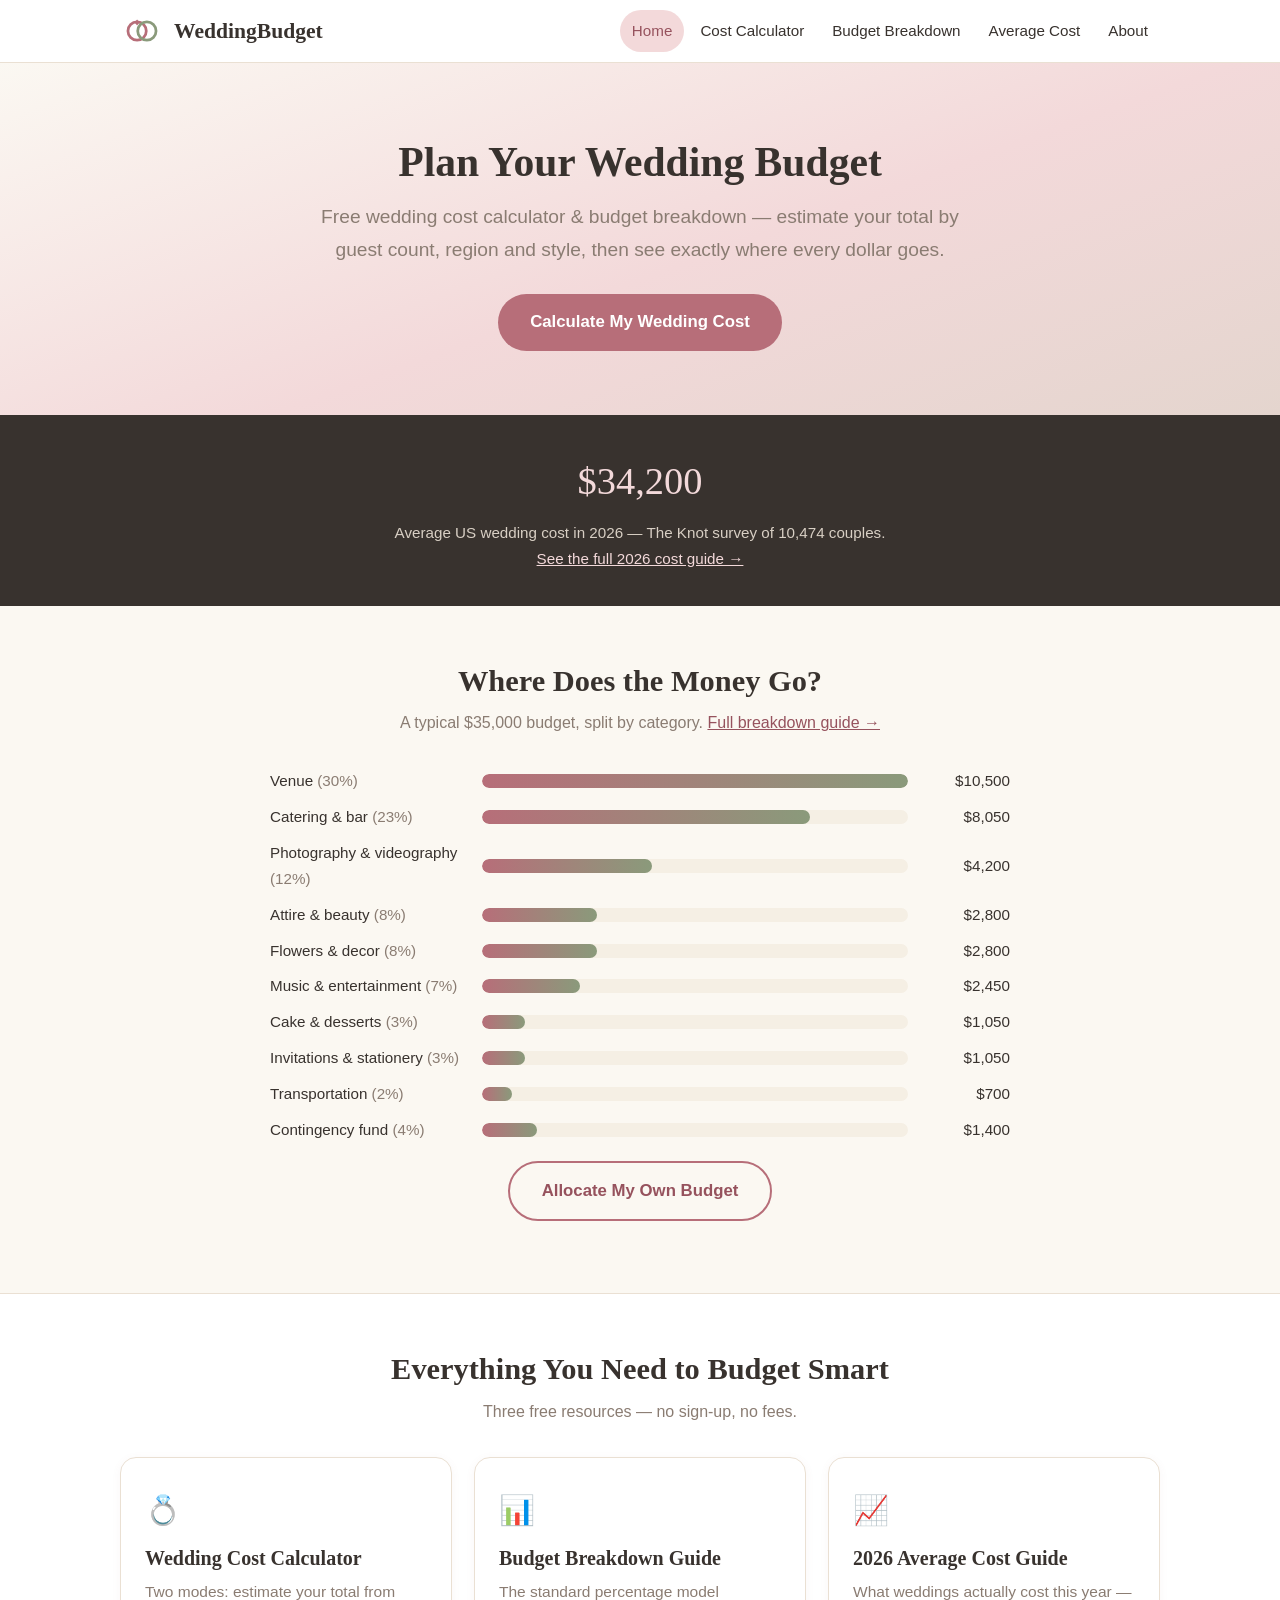
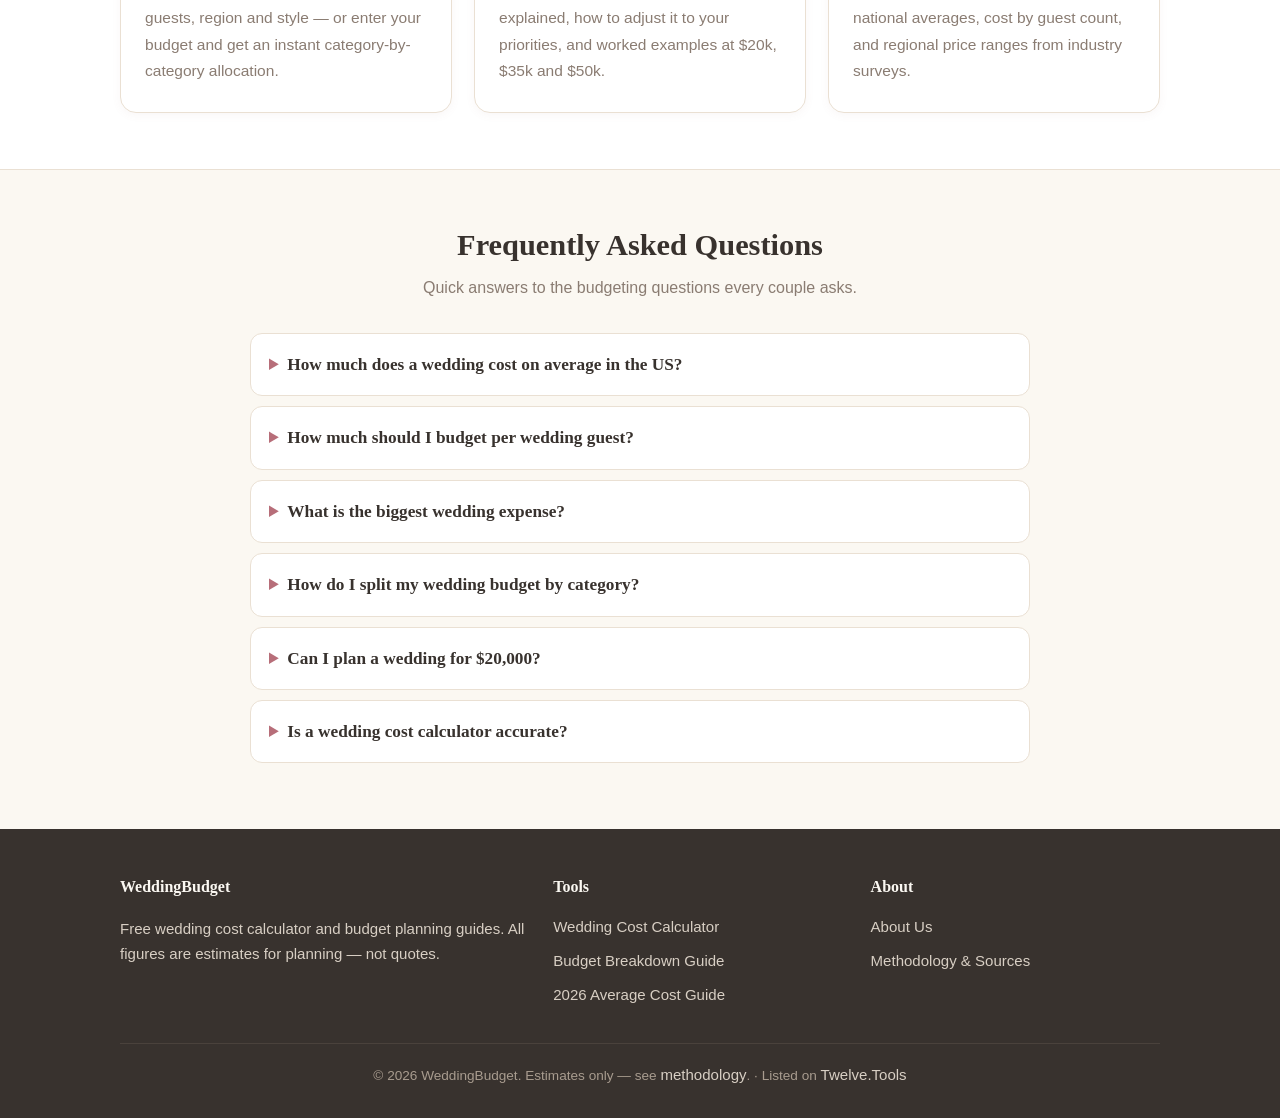
<file: index.html>
<!DOCTYPE html>
<html lang="en">
<head>
<meta charset="UTF-8">
<meta name="viewport" content="width=device-width, initial-scale=1.0">
<title>Wedding Cost Calculator (2026) — Estimate Your Wedding Budget | WeddingBudget</title>
<meta name="description" content="Free wedding cost calculator: estimate your total wedding cost by guest count, region and style, then break your budget down by category. Based on 2026 US wedding data.">
<link rel="stylesheet" href="assets/css/style.css">
<link rel="icon" type="image/png" href="assets/img/weddingbudget-logo.png">
<link rel="apple-touch-icon" href="assets/img/weddingbudget-logo.png">
<meta property="og:image" content="https://muse-workspace-star.github.io/weddingbudget/assets/img/weddingbudget-logo.png">
<script type="application/ld+json">
{
  "@context": "https://schema.org",
  "@type": "FAQPage",
  "mainEntity": [
    {"@type":"Question","name":"How much does a wedding cost on average in the US?",
     "acceptedAnswer":{"@type":"Answer","text":"According to The Knot's 2026 survey of 10,474 couples, the average US wedding costs about $34,200, not including the honeymoon. Costs vary widely by guest count, region, and style."}},
    {"@type":"Question","name":"How much should I budget per wedding guest?",
     "acceptedAnswer":{"@type":"Answer","text":"A common planning estimate is $110–$180 per guest for catering and bar in a mid-size city, with total per-guest wedding costs often landing between $300 and $500 once venue, rentals, and entertainment are included."}},
    {"@type":"Question","name":"What is the biggest wedding expense?",
     "acceptedAnswer":{"@type":"Answer","text":"The venue and catering together are typically the largest expenses, accounting for roughly half of the total budget — about 30% for the venue and 23% for catering and bar."}},
    {"@type":"Question","name":"How do I split my wedding budget by category?",
     "acceptedAnswer":{"@type":"Answer","text":"A standard starting split is: venue 30%, catering 23%, photography/videography 12%, attire & beauty 8%, flowers & decor 8%, music 7%, cake 3%, invitations 3%, transportation 2%, and a 4% contingency fund. Adjust the shares to match your priorities."}},
    {"@type":"Question","name":"Can I plan a wedding for $20,000?",
     "acceptedAnswer":{"@type":"Answer","text":"Yes — many couples do. A $20,000 budget typically means a smaller guest list (around 50 guests), a non-peak date, and prioritizing two or three categories while keeping the rest simple."}},
    {"@type":"Question","name":"Is a wedding cost calculator accurate?",
     "acceptedAnswer":{"@type":"Answer","text":"Calculators give planning estimates based on survey averages, not quotes. Real prices vary by vendor, season, and city. Use the estimate as a starting point, then collect real vendor quotes to refine it."}}
  ]
}
</script>
</head>
<body>

<header class="site-header">
  <div class="wrap">
    <a class="brand" href="index.html" aria-label="WeddingBudget home">
      <svg viewBox="0 0 72 44" aria-hidden="true">
        <circle cx="28" cy="22" r="15" fill="none" stroke="#B76E79" stroke-width="4.5"/>
        <circle cx="44" cy="22" r="15" fill="none" stroke="#8A9A7B" stroke-width="4.5"/>
        <path d="M28 3 l4 5 -4 5 -4 -5 z" fill="#B76E79"/>
      </svg>
      <span class="brand-name">WeddingBudget</span>
    </a>
    <nav class="nav" aria-label="Main navigation">
      <a href="index.html" class="active">Home</a>
      <a href="wedding-cost-calculator/index.html">Cost Calculator</a>
      <a href="wedding-budget-breakdown/index.html">Budget Breakdown</a>
      <a href="average-wedding-cost/index.html">Average Cost</a>
      <a href="about/index.html">About</a>
    </nav>
  </div>
</header>

<main>
  <section class="hero">
    <div class="wrap">
      <h1>Plan Your Wedding Budget</h1>
      <p class="tagline">Free wedding cost calculator &amp; budget breakdown — estimate your total by guest count, region and style, then see exactly where every dollar goes.</p>
      <a class="btn" href="wedding-cost-calculator/index.html">Calculate My Wedding Cost</a>
    </div>
  </section>

  <section class="stat-band">
    <div class="wrap">
      <div class="big">$34,200</div>
      <p>Average US wedding cost in 2026 — The Knot survey of 10,474 couples.<br>
      <a href="average-wedding-cost/index.html" style="color:var(--blush)">See the full 2026 cost guide →</a></p>
    </div>
  </section>

  <section class="section">
    <div class="wrap-narrow">
      <h2 style="text-align:center">Where Does the Money Go?</h2>
      <p class="lede" style="text-align:center;color:var(--muted)">A typical $35,000 budget, split by category. <a href="wedding-budget-breakdown/index.html">Full breakdown guide →</a></p>
      <div id="home-preview"></div>
      <p style="text-align:center;margin-top:18px"><a class="btn ghost" href="wedding-cost-calculator/index.html">Allocate My Own Budget</a></p>
    </div>
  </section>

  <section class="section alt">
    <div class="wrap">
      <h2>Everything You Need to Budget Smart</h2>
      <p class="lede">Three free resources — no sign-up, no fees.</p>
      <div class="cards">
        <a class="card" href="wedding-cost-calculator/index.html">
          <div class="card-icon">💍</div>
          <h3>Wedding Cost Calculator</h3>
          <p>Two modes: estimate your total from guests, region and style — or enter your budget and get an instant category-by-category allocation.</p>
        </a>
        <a class="card" href="wedding-budget-breakdown/index.html">
          <div class="card-icon">📊</div>
          <h3>Budget Breakdown Guide</h3>
          <p>The standard percentage model explained, how to adjust it to your priorities, and worked examples at $20k, $35k and $50k.</p>
        </a>
        <a class="card" href="average-wedding-cost/index.html">
          <div class="card-icon">📈</div>
          <h3>2026 Average Cost Guide</h3>
          <p>What weddings actually cost this year — national averages, cost by guest count, and regional price ranges from industry surveys.</p>
        </a>
      </div>
    </div>
  </section>

  <section class="section">
    <div class="wrap">
      <h2>Frequently Asked Questions</h2>
      <p class="lede">Quick answers to the budgeting questions every couple asks.</p>
      <div class="faq">
        <details>
          <summary>How much does a wedding cost on average in the US?</summary>
          <p>According to The Knot's 2026 survey of 10,474 couples, the average US wedding costs about <strong>$34,200</strong>, not including the honeymoon. Zola's survey puts the figure near $36,000. Your actual cost depends on guest count, region, and style — see our <a href="average-wedding-cost/index.html">2026 average cost guide</a> for the details.</p>
        </details>
        <details>
          <summary>How much should I budget per wedding guest?</summary>
          <p>A common planning estimate is $110–$180 per guest for catering and bar in a mid-size city. Once venue, rentals, and entertainment are included, total per-guest costs often land between $300 and $500. Our <a href="wedding-cost-calculator/index.html">cost calculator</a> estimates this for your specific guest count and region.</p>
        </details>
        <details>
          <summary>What is the biggest wedding expense?</summary>
          <p>The venue and catering are typically the two largest expenses — roughly 30% for the venue and 23% for catering and bar, or about half the total budget combined.</p>
        </details>
        <details>
          <summary>How do I split my wedding budget by category?</summary>
          <p>Start with the standard split — venue 30%, catering 23%, photo/video 12%, attire &amp; beauty 8%, flowers &amp; decor 8%, music 7%, cake 3%, invitations 3%, transportation 2%, contingency 4% — then shift points toward what matters most to you. The <a href="wedding-budget-breakdown/index.html">breakdown guide</a> shows how.</p>
        </details>
        <details>
          <summary>Can I plan a wedding for $20,000?</summary>
          <p>Yes. A $20,000 budget usually means a guest list around 50, a non-peak date or venue, and prioritizing two or three categories while keeping the rest simple. Try the <a href="wedding-cost-calculator/index.html">budget allocator</a> with $20,000 to see a realistic split.</p>
        </details>
        <details>
          <summary>Is a wedding cost calculator accurate?</summary>
          <p>Calculators give planning <em>estimates</em> based on survey averages — not vendor quotes. Real prices vary by vendor, season, and city. Use the estimate as your starting point, then collect real quotes to refine it. Read our <a href="methodology/index.html">methodology</a> to see exactly where our numbers come from.</p>
        </details>
      </div>
    </div>
  </section>
</main>

<footer class="site-footer">
  <div class="wrap">
    <div>
      <h4>WeddingBudget</h4>
      <p style="font-size:0.94rem">Free wedding cost calculator and budget planning guides. All figures are estimates for planning — not quotes.</p>
    </div>
    <div>
      <h4>Tools</h4>
      <ul>
        <li><a href="wedding-cost-calculator/index.html">Wedding Cost Calculator</a></li>
        <li><a href="wedding-budget-breakdown/index.html">Budget Breakdown Guide</a></li>
        <li><a href="average-wedding-cost/index.html">2026 Average Cost Guide</a></li>
      </ul>
    </div>
    <div>
      <h4>About</h4>
      <ul>
        <li><a href="about/index.html">About Us</a></li>
        <li><a href="methodology/index.html">Methodology &amp; Sources</a></li>
      </ul>
    </div>
    <div class="bottom">© 2026 WeddingBudget. Estimates only — see <a href="methodology/index.html">methodology</a>. <span>· Listed on <a href="https://twelve.tools" target="_blank" rel="noopener">Twelve.Tools</a></span></div>
  </div>
</footer>

<script src="assets/js/calculators.js"></script>
<script>
(function () {
  var r = WeddingCalc.allocateBudget(35000);
  var maxPct = 30;
  document.getElementById('home-preview').innerHTML = r.items.map(function (i) {
    var w = Math.round(i.pct / maxPct * 100);
    return '<div class="alloc-row">' +
      '<span>' + i.name + ' <span style="color:var(--muted)">(' + i.pct + '%)</span></span>' +
      '<span class="bar-track"><span class="bar-fill" style="display:block;width:' + w + '%"></span></span>' +
      '<span class="amt">' + WeddingCalc.fmt(i.amount) + '</span></div>';
  }).join('');
})();
</script>
<!-- Cloudflare Web Analytics --><script type='module' src='https://static.cloudflareinsights.com/beacon.min.js' data-cf-beacon='{"token": "0cc9b3c438344fda849d145891dc3f68"}'></script><!-- End Cloudflare Web Analytics -->
</body>
</html>
</file>
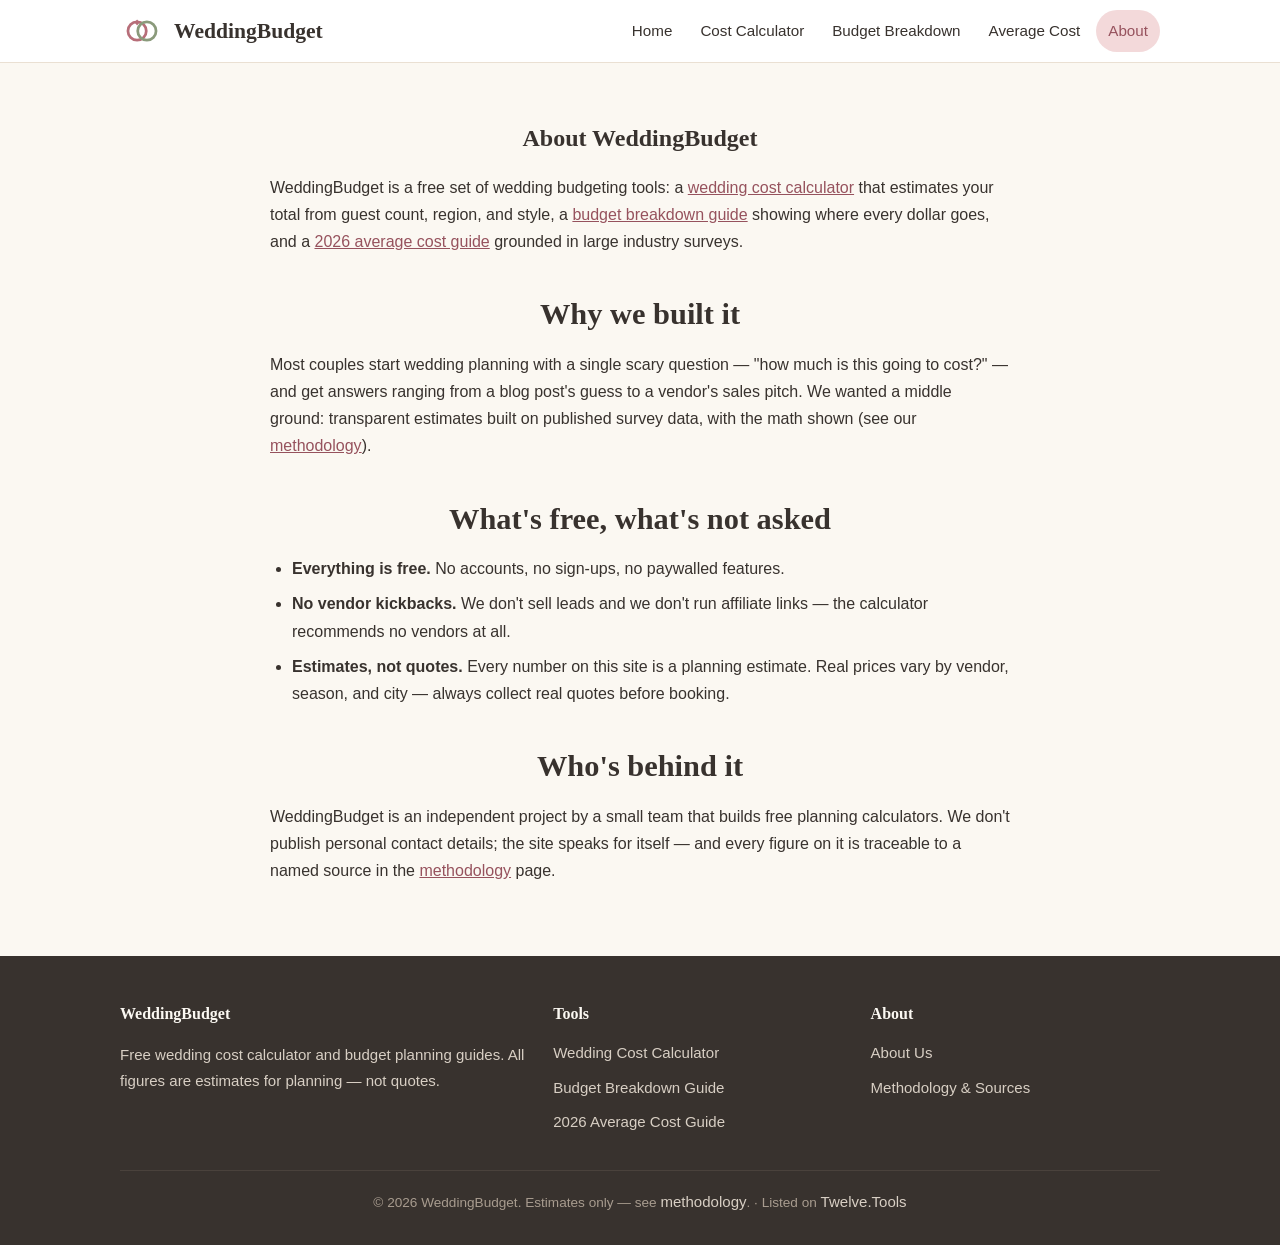
<file: about/index.html>
<!DOCTYPE html>
<html lang="en">
<head>
<meta charset="UTF-8">
<meta name="viewport" content="width=device-width, initial-scale=1.0">
<title>About WeddingBudget — Free Wedding Cost Calculator | WeddingBudget</title>
<meta name="description" content="About WeddingBudget: a free wedding cost calculator and budget breakdown tool. No sign-up, no fees — just honest planning estimates.">
<link rel="stylesheet" href="../assets/css/style.css">
<link rel="icon" type="image/png" href="../assets/img/weddingbudget-logo.png">
<link rel="apple-touch-icon" href="../assets/img/weddingbudget-logo.png">
<meta property="og:image" content="https://muse-workspace-star.github.io/weddingbudget/assets/img/weddingbudget-logo.png">
</head>
<body>

<header class="site-header">
  <div class="wrap">
    <a class="brand" href="../index.html" aria-label="WeddingBudget home">
      <svg viewBox="0 0 72 44" aria-hidden="true">
        <circle cx="28" cy="22" r="15" fill="none" stroke="#B76E79" stroke-width="4.5"/>
        <circle cx="44" cy="22" r="15" fill="none" stroke="#8A9A7B" stroke-width="4.5"/>
        <path d="M28 3 l4 5 -4 5 -4 -5 z" fill="#B76E79"/>
      </svg>
      <span class="brand-name">WeddingBudget</span>
    </a>
    <nav class="nav" aria-label="Main navigation">
      <a href="../index.html">Home</a>
      <a href="../wedding-cost-calculator/index.html">Cost Calculator</a>
      <a href="../wedding-budget-breakdown/index.html">Budget Breakdown</a>
      <a href="../average-wedding-cost/index.html">Average Cost</a>
      <a href="index.html" class="active">About</a>
    </nav>
  </div>
</header>

<main>
  <section class="section" style="padding-top:40px">
    <div class="wrap-narrow">
      <h1 style="text-align:center">About WeddingBudget</h1>
      <div class="prose">
        <p>WeddingBudget is a free set of wedding budgeting tools: a <a href="../wedding-cost-calculator/index.html">wedding cost calculator</a> that estimates your total from guest count, region, and style, a <a href="../wedding-budget-breakdown/index.html">budget breakdown guide</a> showing where every dollar goes, and a <a href="../average-wedding-cost/index.html">2026 average cost guide</a> grounded in large industry surveys.</p>
        <h2>Why we built it</h2>
        <p>Most couples start wedding planning with a single scary question — "how much is this going to cost?" — and get answers ranging from a blog post's guess to a vendor's sales pitch. We wanted a middle ground: transparent estimates built on published survey data, with the math shown (see our <a href="../methodology/index.html">methodology</a>).</p>
        <h2>What's free, what's not asked</h2>
        <ul>
          <li><strong>Everything is free.</strong> No accounts, no sign-ups, no paywalled features.</li>
          <li><strong>No vendor kickbacks.</strong> We don't sell leads and we don't run affiliate links — the calculator recommends no vendors at all.</li>
          <li><strong>Estimates, not quotes.</strong> Every number on this site is a planning estimate. Real prices vary by vendor, season, and city — always collect real quotes before booking.</li>
        </ul>
        <h2>Who's behind it</h2>
        <p>WeddingBudget is an independent project by a small team that builds free planning calculators. We don't publish personal contact details; the site speaks for itself — and every figure on it is traceable to a named source in the <a href="../methodology/index.html">methodology</a> page.</p>
      </div>
    </div>
  </section>
</main>

<footer class="site-footer">
  <div class="wrap">
    <div>
      <h4>WeddingBudget</h4>
      <p style="font-size:0.94rem">Free wedding cost calculator and budget planning guides. All figures are estimates for planning — not quotes.</p>
    </div>
    <div>
      <h4>Tools</h4>
      <ul>
        <li><a href="../wedding-cost-calculator/index.html">Wedding Cost Calculator</a></li>
        <li><a href="../wedding-budget-breakdown/index.html">Budget Breakdown Guide</a></li>
        <li><a href="../average-wedding-cost/index.html">2026 Average Cost Guide</a></li>
      </ul>
    </div>
    <div>
      <h4>About</h4>
      <ul>
        <li><a href="index.html">About Us</a></li>
        <li><a href="../methodology/index.html">Methodology &amp; Sources</a></li>
      </ul>
    </div>
    <div class="bottom">© 2026 WeddingBudget. Estimates only — see <a href="../methodology/index.html">methodology</a>. <span>· Listed on <a href="https://twelve.tools" target="_blank" rel="noopener">Twelve.Tools</a></span></div>
  </div>
</footer>

<!-- Cloudflare Web Analytics --><script type='module' src='https://static.cloudflareinsights.com/beacon.min.js' data-cf-beacon='{"token": "0cc9b3c438344fda849d145891dc3f68"}'></script><!-- End Cloudflare Web Analytics -->
</body>
</html>
</file>
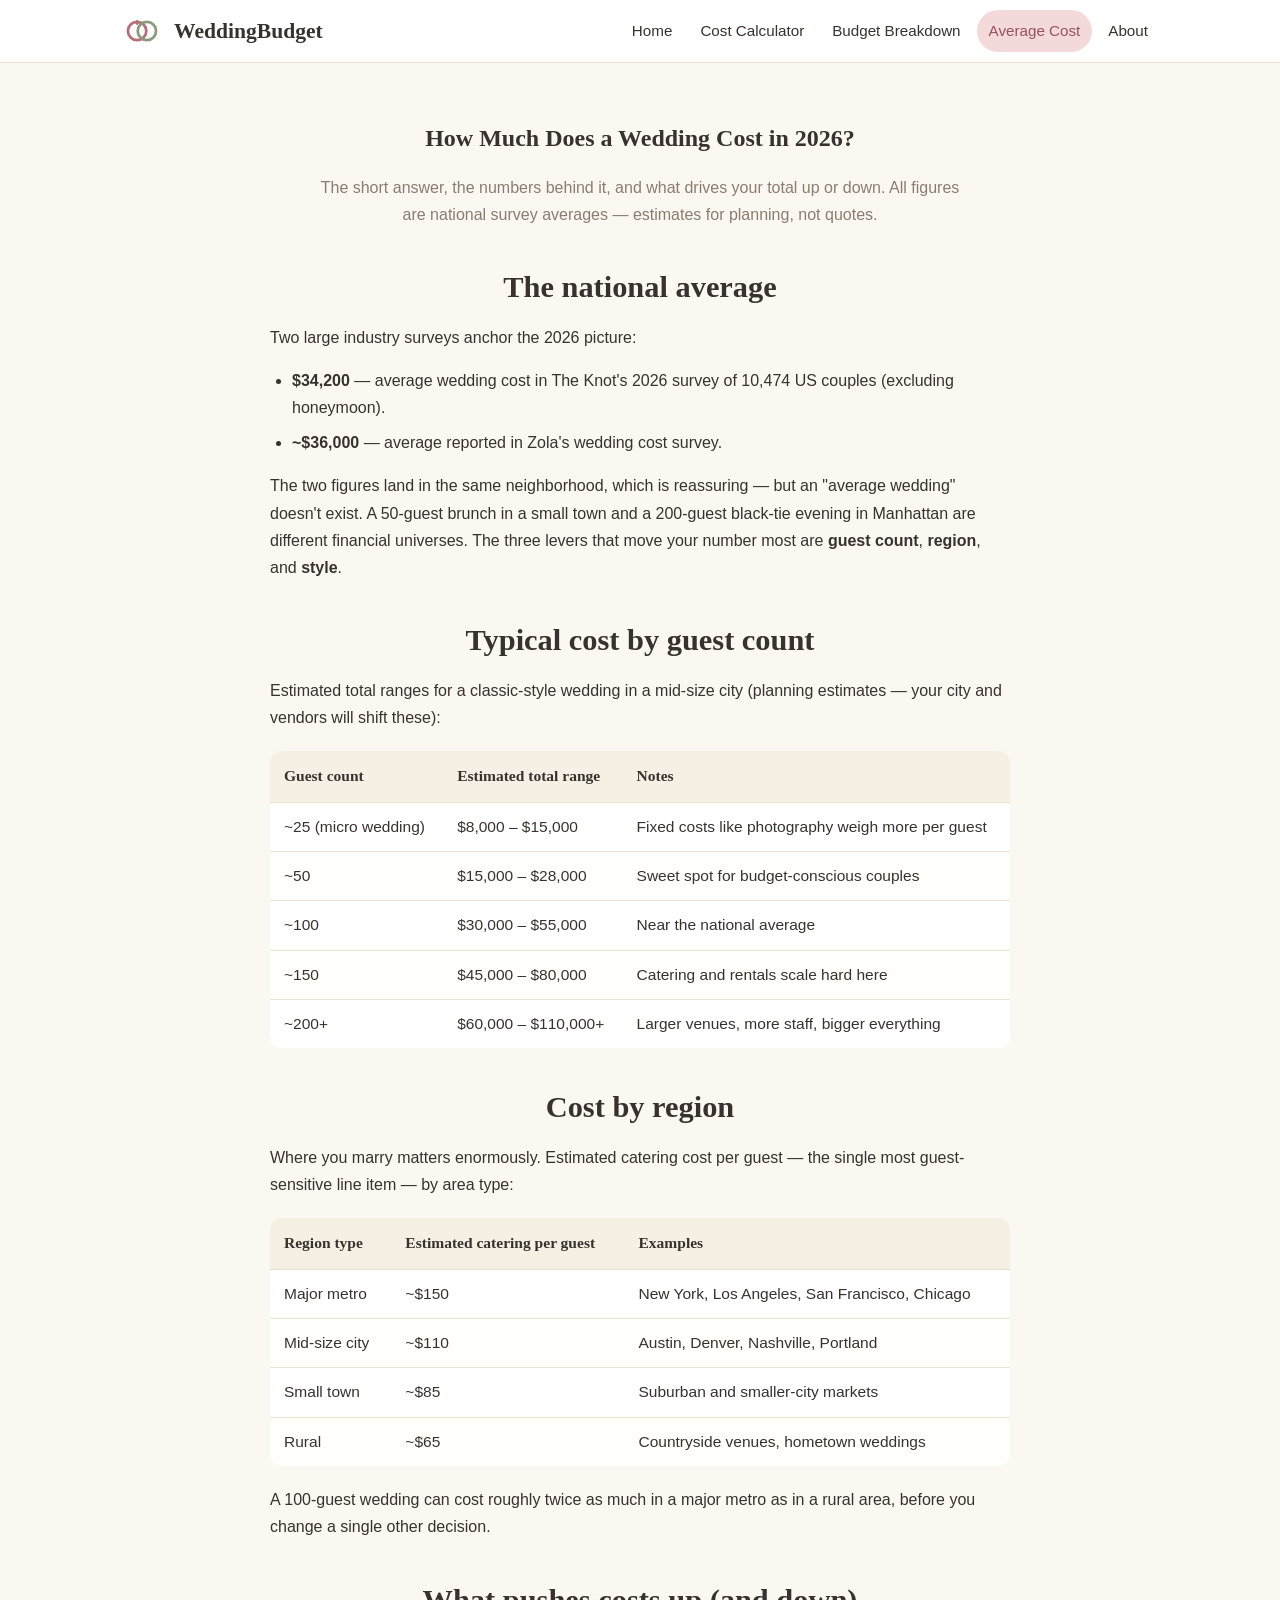
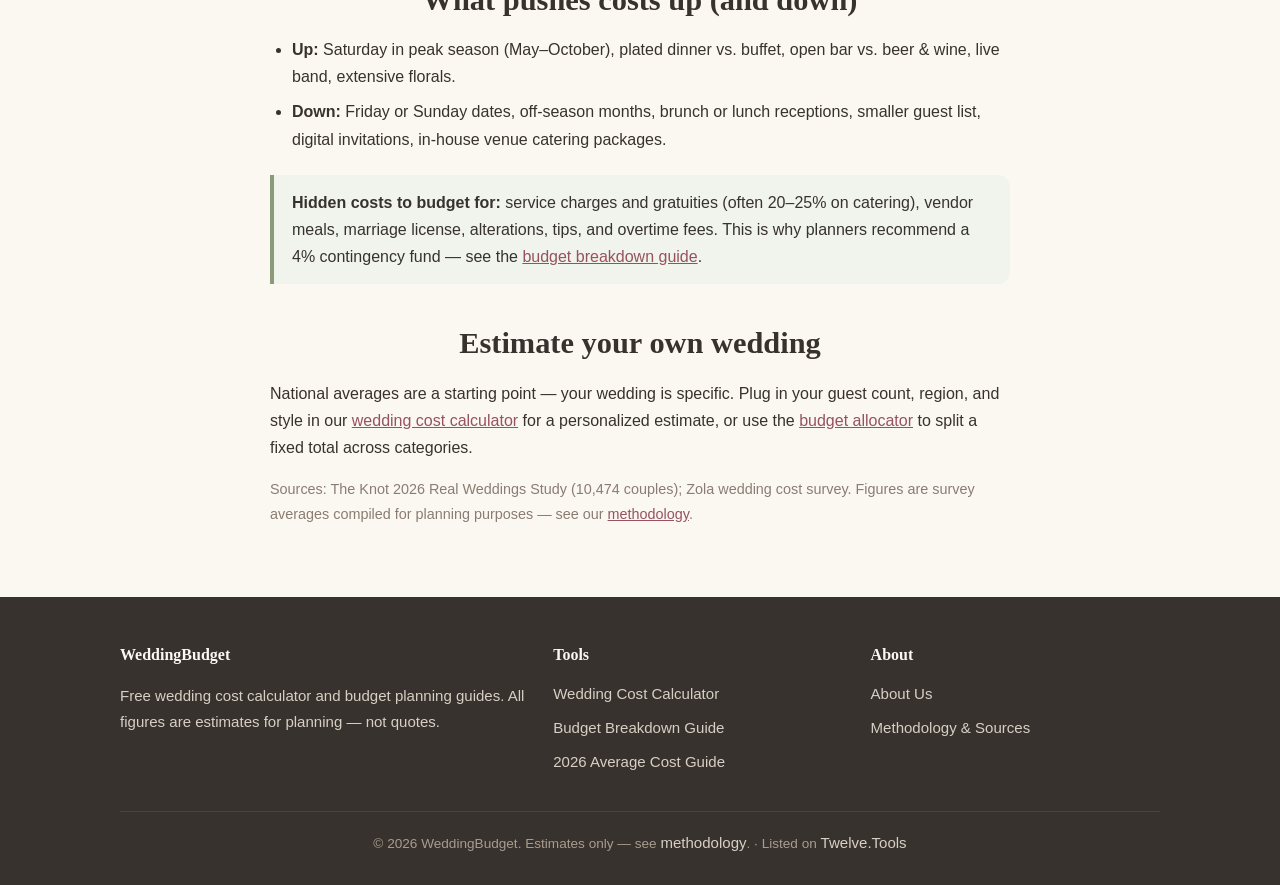
<file: average-wedding-cost/index.html>
<!DOCTYPE html>
<html lang="en">
<head>
<meta charset="UTF-8">
<meta name="viewport" content="width=device-width, initial-scale=1.0">
<title>Average Wedding Cost 2026: How Much Does a Wedding Cost? | WeddingBudget</title>
<meta name="description" content="How much does a wedding cost in 2026? National averages from The Knot and Zola surveys, typical costs by guest count, and regional price ranges — all as planning estimates.">
<link rel="stylesheet" href="../assets/css/style.css">
<link rel="icon" type="image/png" href="../assets/img/weddingbudget-logo.png">
<link rel="apple-touch-icon" href="../assets/img/weddingbudget-logo.png">
<meta property="og:image" content="https://muse-workspace-star.github.io/weddingbudget/assets/img/weddingbudget-logo.png">
</head>
<body>

<header class="site-header">
  <div class="wrap">
    <a class="brand" href="../index.html" aria-label="WeddingBudget home">
      <svg viewBox="0 0 72 44" aria-hidden="true">
        <circle cx="28" cy="22" r="15" fill="none" stroke="#B76E79" stroke-width="4.5"/>
        <circle cx="44" cy="22" r="15" fill="none" stroke="#8A9A7B" stroke-width="4.5"/>
        <path d="M28 3 l4 5 -4 5 -4 -5 z" fill="#B76E79"/>
      </svg>
      <span class="brand-name">WeddingBudget</span>
    </a>
    <nav class="nav" aria-label="Main navigation">
      <a href="../index.html">Home</a>
      <a href="../wedding-cost-calculator/index.html">Cost Calculator</a>
      <a href="../wedding-budget-breakdown/index.html">Budget Breakdown</a>
      <a href="index.html" class="active">Average Cost</a>
      <a href="../about/index.html">About</a>
    </nav>
  </div>
</header>

<main>
  <section class="section" style="padding-top:40px">
    <div class="wrap-narrow">
      <h1 style="text-align:center">How Much Does a Wedding Cost in 2026?</h1>
      <p class="lede" style="text-align:center;color:var(--muted);max-width:640px;margin:0 auto 28px">
        The short answer, the numbers behind it, and what drives your total up or down. All figures are national survey averages — estimates for planning, not quotes.
      </p>

      <div class="prose">
        <h2>The national average</h2>
        <p>Two large industry surveys anchor the 2026 picture:</p>
        <ul>
          <li><strong>$34,200</strong> — average wedding cost in The Knot's 2026 survey of 10,474 US couples (excluding honeymoon).</li>
          <li><strong>~$36,000</strong> — average reported in Zola's wedding cost survey.</li>
        </ul>
        <p>The two figures land in the same neighborhood, which is reassuring — but an "average wedding" doesn't exist. A 50-guest brunch in a small town and a 200-guest black-tie evening in Manhattan are different financial universes. The three levers that move your number most are <strong>guest count</strong>, <strong>region</strong>, and <strong>style</strong>.</p>

        <h2>Typical cost by guest count</h2>
        <p>Estimated total ranges for a classic-style wedding in a mid-size city (planning estimates — your city and vendors will shift these):</p>
        <table class="cost-table">
          <thead><tr><th>Guest count</th><th>Estimated total range</th><th>Notes</th></tr></thead>
          <tbody>
            <tr><td>~25 (micro wedding)</td><td>$8,000 – $15,000</td><td>Fixed costs like photography weigh more per guest</td></tr>
            <tr><td>~50</td><td>$15,000 – $28,000</td><td>Sweet spot for budget-conscious couples</td></tr>
            <tr><td>~100</td><td>$30,000 – $55,000</td><td>Near the national average</td></tr>
            <tr><td>~150</td><td>$45,000 – $80,000</td><td>Catering and rentals scale hard here</td></tr>
            <tr><td>~200+</td><td>$60,000 – $110,000+</td><td>Larger venues, more staff, bigger everything</td></tr>
          </tbody>
        </table>

        <h2>Cost by region</h2>
        <p>Where you marry matters enormously. Estimated catering cost per guest — the single most guest-sensitive line item — by area type:</p>
        <table class="cost-table">
          <thead><tr><th>Region type</th><th>Estimated catering per guest</th><th>Examples</th></tr></thead>
          <tbody>
            <tr><td>Major metro</td><td>~$150</td><td>New York, Los Angeles, San Francisco, Chicago</td></tr>
            <tr><td>Mid-size city</td><td>~$110</td><td>Austin, Denver, Nashville, Portland</td></tr>
            <tr><td>Small town</td><td>~$85</td><td>Suburban and smaller-city markets</td></tr>
            <tr><td>Rural</td><td>~$65</td><td>Countryside venues, hometown weddings</td></tr>
          </tbody>
        </table>
        <p>A 100-guest wedding can cost roughly twice as much in a major metro as in a rural area, before you change a single other decision.</p>

        <h2>What pushes costs up (and down)</h2>
        <ul>
          <li><strong>Up:</strong> Saturday in peak season (May–October), plated dinner vs. buffet, open bar vs. beer &amp; wine, live band, extensive florals.</li>
          <li><strong>Down:</strong> Friday or Sunday dates, off-season months, brunch or lunch receptions, smaller guest list, digital invitations, in-house venue catering packages.</li>
        </ul>

        <div class="tip">
          <strong>Hidden costs to budget for:</strong> service charges and gratuities (often 20–25% on catering), vendor meals, marriage license, alterations, tips, and overtime fees. This is why planners recommend a 4% contingency fund — see the <a href="../wedding-budget-breakdown/index.html">budget breakdown guide</a>.
        </div>

        <h2>Estimate your own wedding</h2>
        <p>National averages are a starting point — your wedding is specific. Plug in your guest count, region, and style in our <a href="../wedding-cost-calculator/index.html">wedding cost calculator</a> for a personalized estimate, or use the <a href="../wedding-cost-calculator/index.html">budget allocator</a> to split a fixed total across categories.</p>

        <p style="color:var(--muted);font-size:0.9rem">Sources: The Knot 2026 Real Weddings Study (10,474 couples); Zola wedding cost survey. Figures are survey averages compiled for planning purposes — see our <a href="../methodology/index.html">methodology</a>.</p>
      </div>
    </div>
  </section>
</main>

<footer class="site-footer">
  <div class="wrap">
    <div>
      <h4>WeddingBudget</h4>
      <p style="font-size:0.94rem">Free wedding cost calculator and budget planning guides. All figures are estimates for planning — not quotes.</p>
    </div>
    <div>
      <h4>Tools</h4>
      <ul>
        <li><a href="../wedding-cost-calculator/index.html">Wedding Cost Calculator</a></li>
        <li><a href="../wedding-budget-breakdown/index.html">Budget Breakdown Guide</a></li>
        <li><a href="index.html">2026 Average Cost Guide</a></li>
      </ul>
    </div>
    <div>
      <h4>About</h4>
      <ul>
        <li><a href="../about/index.html">About Us</a></li>
        <li><a href="../methodology/index.html">Methodology &amp; Sources</a></li>
      </ul>
    </div>
    <div class="bottom">© 2026 WeddingBudget. Estimates only — see <a href="../methodology/index.html">methodology</a>. <span>· Listed on <a href="https://twelve.tools" target="_blank" rel="noopener">Twelve.Tools</a></span></div>
  </div>
</footer>

<!-- Cloudflare Web Analytics --><script type='module' src='https://static.cloudflareinsights.com/beacon.min.js' data-cf-beacon='{"token": "0cc9b3c438344fda849d145891dc3f68"}'></script><!-- End Cloudflare Web Analytics -->
</body>
</html>
</file>
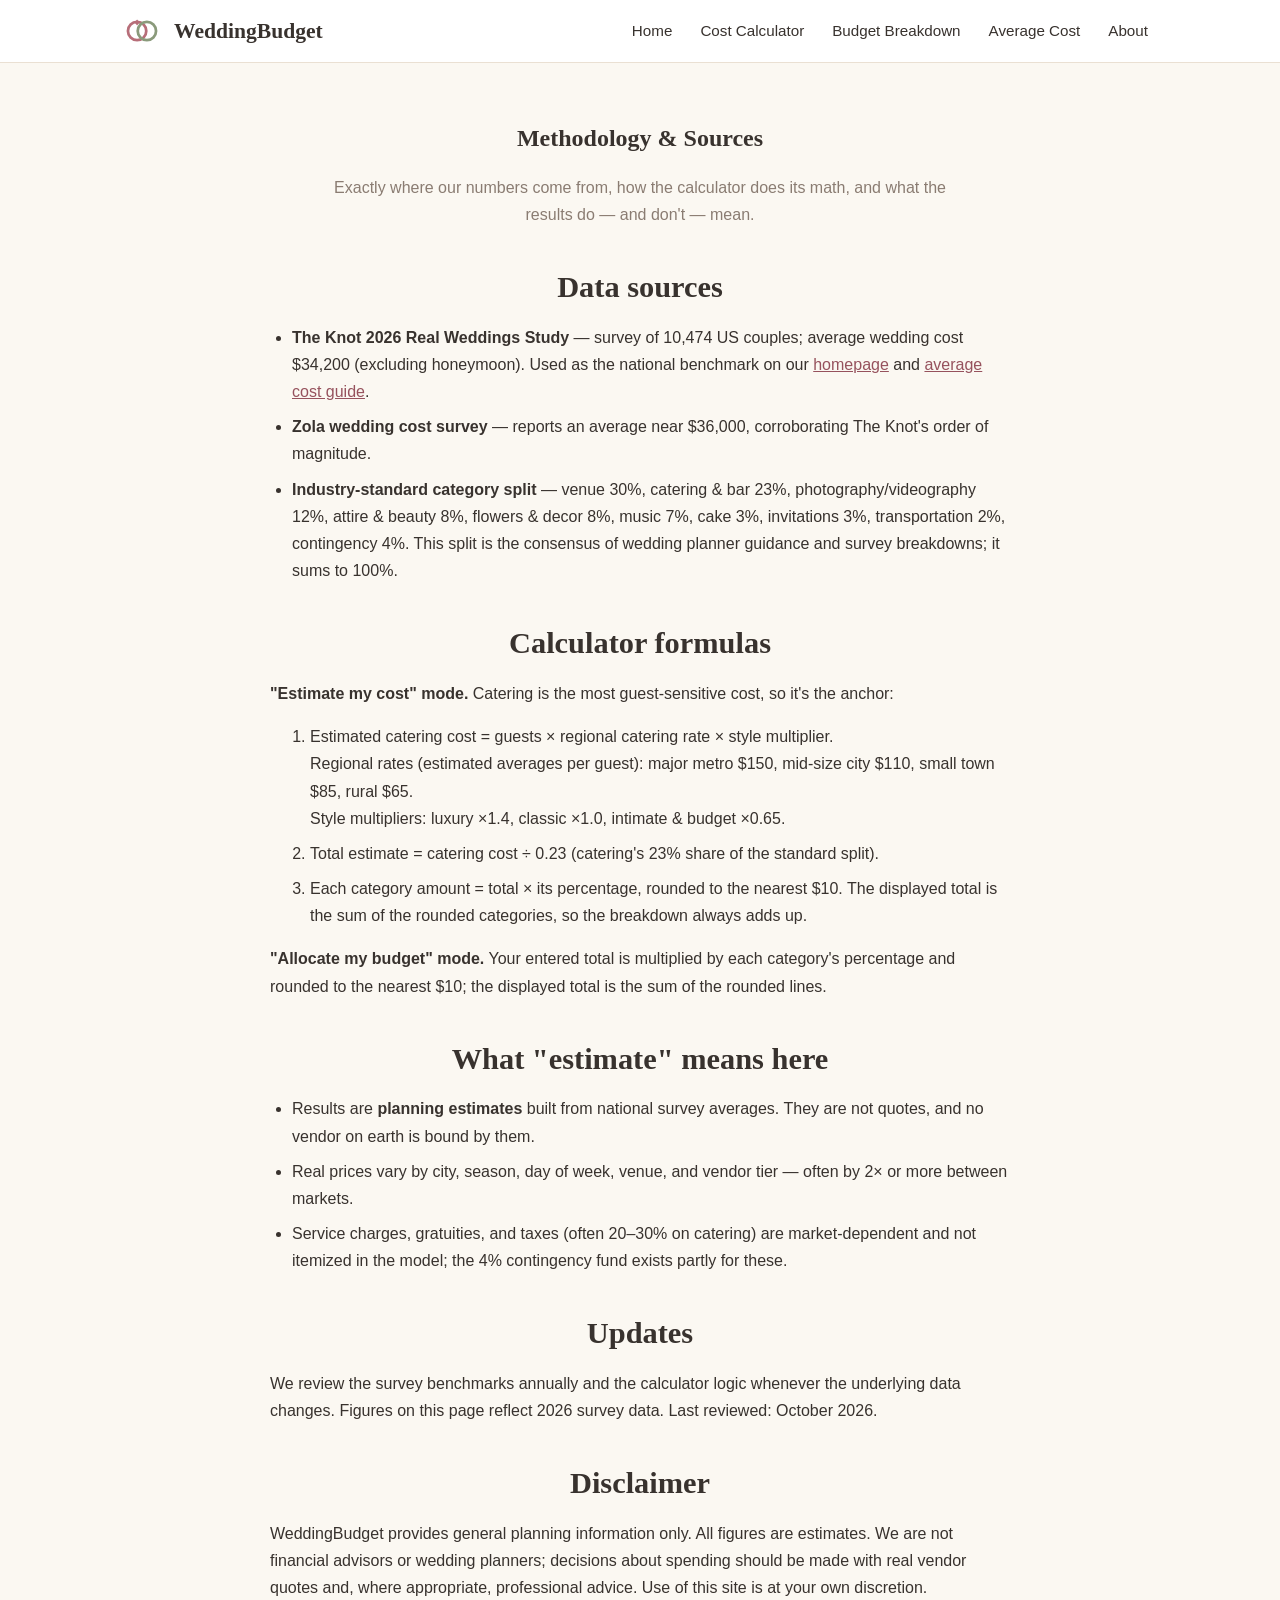
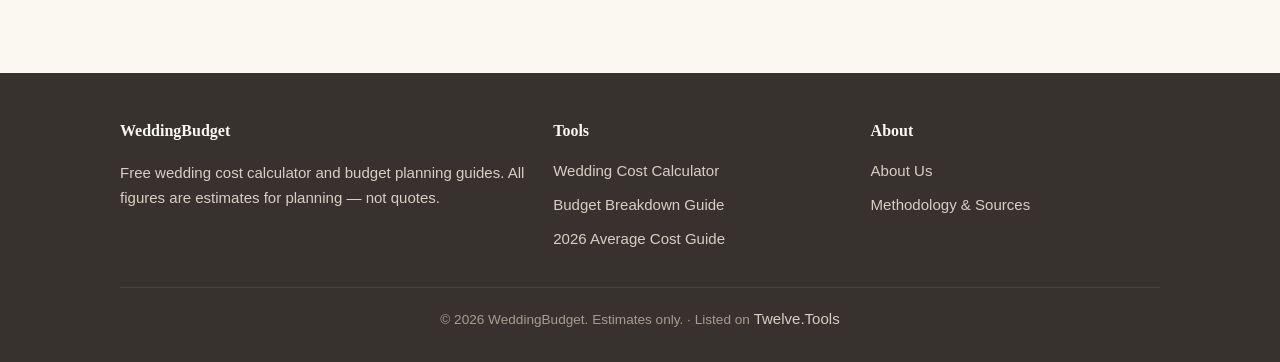
<file: methodology/index.html>
<!DOCTYPE html>
<html lang="en">
<head>
<meta charset="UTF-8">
<meta name="viewport" content="width=device-width, initial-scale=1.0">
<title>Methodology &amp; Sources — How WeddingBudget Estimates Are Made | WeddingBudget</title>
<meta name="description" content="WeddingBudget methodology: data sources (The Knot, Zola 2026 surveys), the category percentage model, calculator formulas, and our estimates-not-quotes disclaimer.">
<link rel="stylesheet" href="../assets/css/style.css">
<link rel="icon" type="image/png" href="../assets/img/weddingbudget-logo.png">
<link rel="apple-touch-icon" href="../assets/img/weddingbudget-logo.png">
<meta property="og:image" content="https://muse-workspace-star.github.io/weddingbudget/assets/img/weddingbudget-logo.png">
</head>
<body>

<header class="site-header">
  <div class="wrap">
    <a class="brand" href="../index.html" aria-label="WeddingBudget home">
      <svg viewBox="0 0 72 44" aria-hidden="true">
        <circle cx="28" cy="22" r="15" fill="none" stroke="#B76E79" stroke-width="4.5"/>
        <circle cx="44" cy="22" r="15" fill="none" stroke="#8A9A7B" stroke-width="4.5"/>
        <path d="M28 3 l4 5 -4 5 -4 -5 z" fill="#B76E79"/>
      </svg>
      <span class="brand-name">WeddingBudget</span>
    </a>
    <nav class="nav" aria-label="Main navigation">
      <a href="../index.html">Home</a>
      <a href="../wedding-cost-calculator/index.html">Cost Calculator</a>
      <a href="../wedding-budget-breakdown/index.html">Budget Breakdown</a>
      <a href="../average-wedding-cost/index.html">Average Cost</a>
      <a href="../about/index.html">About</a>
    </nav>
  </div>
</header>

<main>
  <section class="section" style="padding-top:40px">
    <div class="wrap-narrow">
      <h1 style="text-align:center">Methodology &amp; Sources</h1>
      <p class="lede" style="text-align:center;color:var(--muted);max-width:640px;margin:0 auto 28px">
        Exactly where our numbers come from, how the calculator does its math, and what the results do — and don't — mean.
      </p>
      <div class="prose">
        <h2>Data sources</h2>
        <ul>
          <li><strong>The Knot 2026 Real Weddings Study</strong> — survey of 10,474 US couples; average wedding cost $34,200 (excluding honeymoon). Used as the national benchmark on our <a href="../index.html">homepage</a> and <a href="../average-wedding-cost/index.html">average cost guide</a>.</li>
          <li><strong>Zola wedding cost survey</strong> — reports an average near $36,000, corroborating The Knot's order of magnitude.</li>
          <li><strong>Industry-standard category split</strong> — venue 30%, catering &amp; bar 23%, photography/videography 12%, attire &amp; beauty 8%, flowers &amp; decor 8%, music 7%, cake 3%, invitations 3%, transportation 2%, contingency 4%. This split is the consensus of wedding planner guidance and survey breakdowns; it sums to 100%.</li>
        </ul>

        <h2>Calculator formulas</h2>
        <p><strong>"Estimate my cost" mode.</strong> Catering is the most guest-sensitive cost, so it's the anchor:</p>
        <ol>
          <li>Estimated catering cost = guests × regional catering rate × style multiplier.<br>
            Regional rates (estimated averages per guest): major metro $150, mid-size city $110, small town $85, rural $65.<br>
            Style multipliers: luxury ×1.4, classic ×1.0, intimate &amp; budget ×0.65.</li>
          <li>Total estimate = catering cost ÷ 0.23 (catering's 23% share of the standard split).</li>
          <li>Each category amount = total × its percentage, rounded to the nearest $10. The displayed total is the sum of the rounded categories, so the breakdown always adds up.</li>
        </ol>
        <p><strong>"Allocate my budget" mode.</strong> Your entered total is multiplied by each category's percentage and rounded to the nearest $10; the displayed total is the sum of the rounded lines.</p>

        <h2>What "estimate" means here</h2>
        <ul>
          <li>Results are <strong>planning estimates</strong> built from national survey averages. They are not quotes, and no vendor on earth is bound by them.</li>
          <li>Real prices vary by city, season, day of week, venue, and vendor tier — often by 2× or more between markets.</li>
          <li>Service charges, gratuities, and taxes (often 20–30% on catering) are market-dependent and not itemized in the model; the 4% contingency fund exists partly for these.</li>
        </ul>

        <h2>Updates</h2>
        <p>We review the survey benchmarks annually and the calculator logic whenever the underlying data changes. Figures on this page reflect 2026 survey data. Last reviewed: October 2026.</p>

        <h2>Disclaimer</h2>
        <p>WeddingBudget provides general planning information only. All figures are estimates. We are not financial advisors or wedding planners; decisions about spending should be made with real vendor quotes and, where appropriate, professional advice. Use of this site is at your own discretion.</p>
      </div>
    </div>
  </section>
</main>

<footer class="site-footer">
  <div class="wrap">
    <div>
      <h4>WeddingBudget</h4>
      <p style="font-size:0.94rem">Free wedding cost calculator and budget planning guides. All figures are estimates for planning — not quotes.</p>
    </div>
    <div>
      <h4>Tools</h4>
      <ul>
        <li><a href="../wedding-cost-calculator/index.html">Wedding Cost Calculator</a></li>
        <li><a href="../wedding-budget-breakdown/index.html">Budget Breakdown Guide</a></li>
        <li><a href="../average-wedding-cost/index.html">2026 Average Cost Guide</a></li>
      </ul>
    </div>
    <div>
      <h4>About</h4>
      <ul>
        <li><a href="../about/index.html">About Us</a></li>
        <li><a href="index.html">Methodology &amp; Sources</a></li>
      </ul>
    </div>
    <div class="bottom">© 2026 WeddingBudget. Estimates only. <span>· Listed on <a href="https://twelve.tools" target="_blank" rel="noopener">Twelve.Tools</a></span></div>
  </div>
</footer>

<!-- Cloudflare Web Analytics --><script type='module' src='https://static.cloudflareinsights.com/beacon.min.js' data-cf-beacon='{"token": "0cc9b3c438344fda849d145891dc3f68"}'></script><!-- End Cloudflare Web Analytics -->
</body>
</html>
</file>
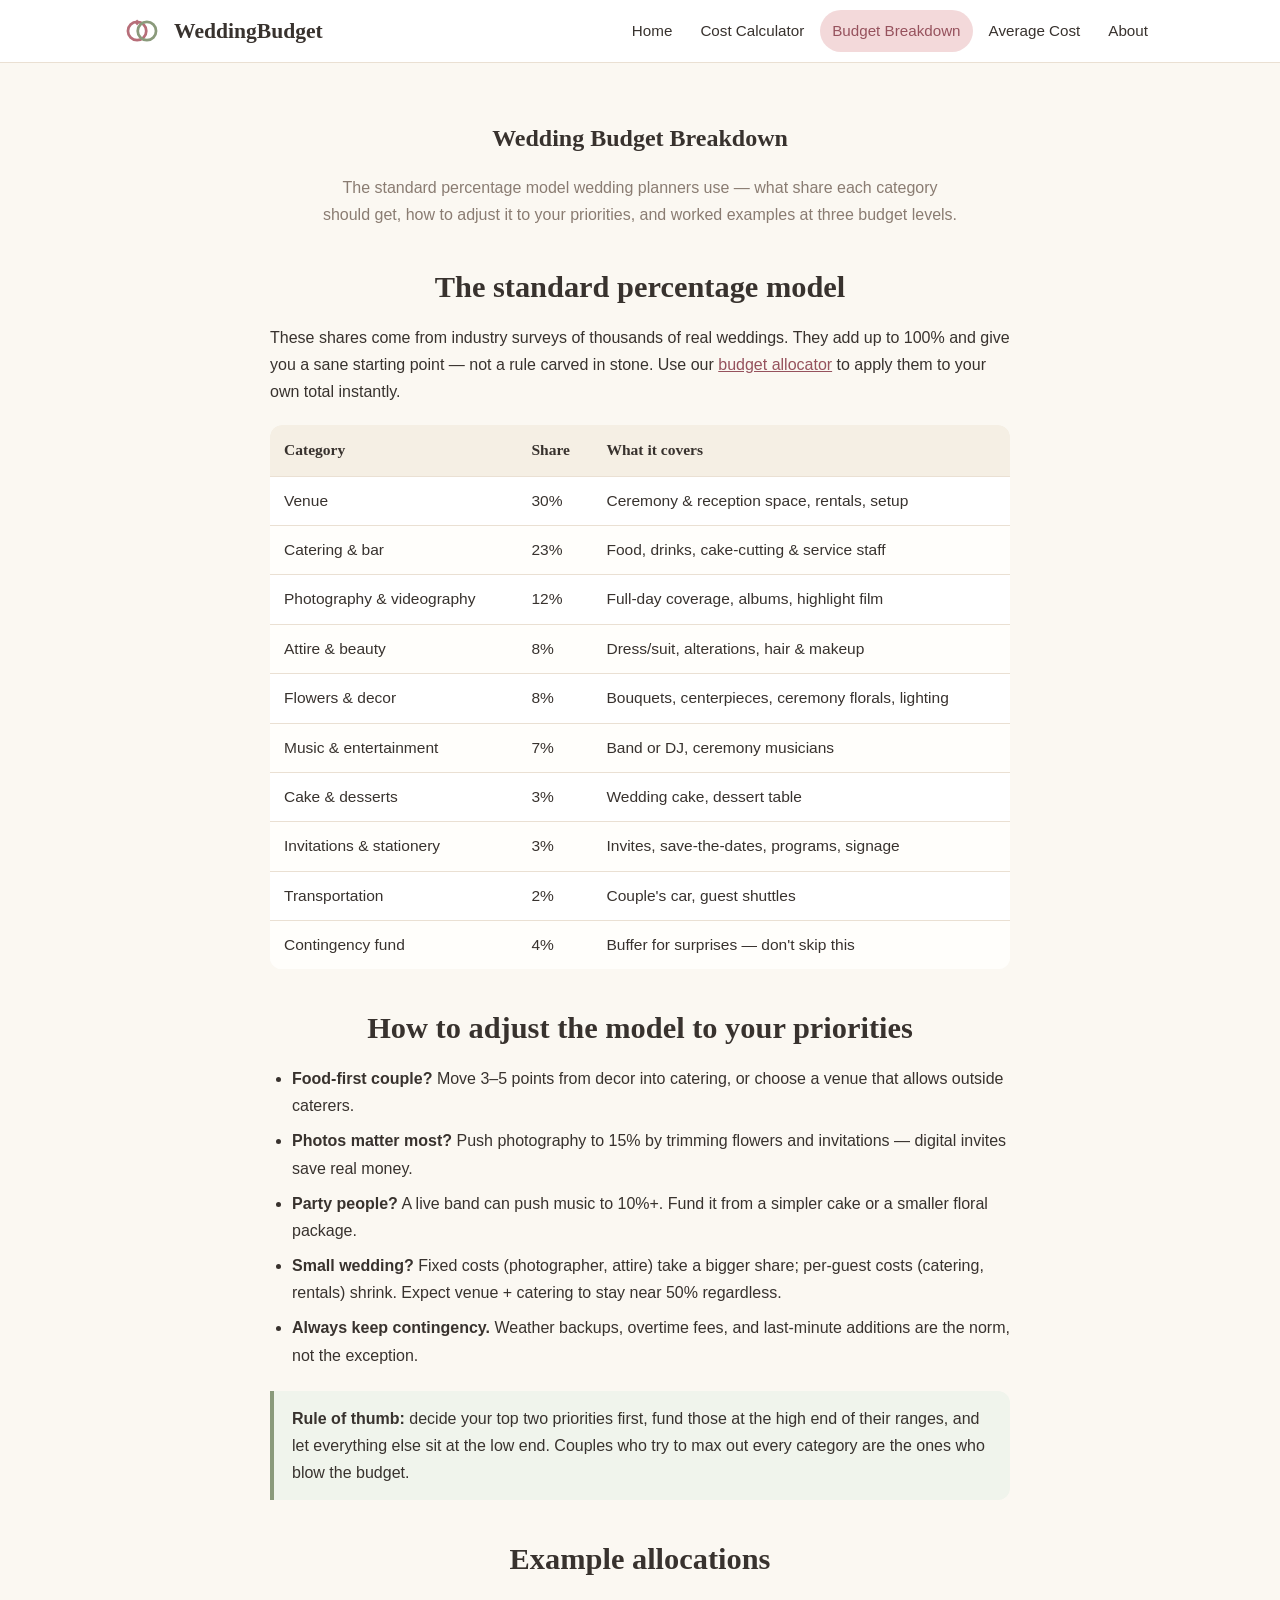
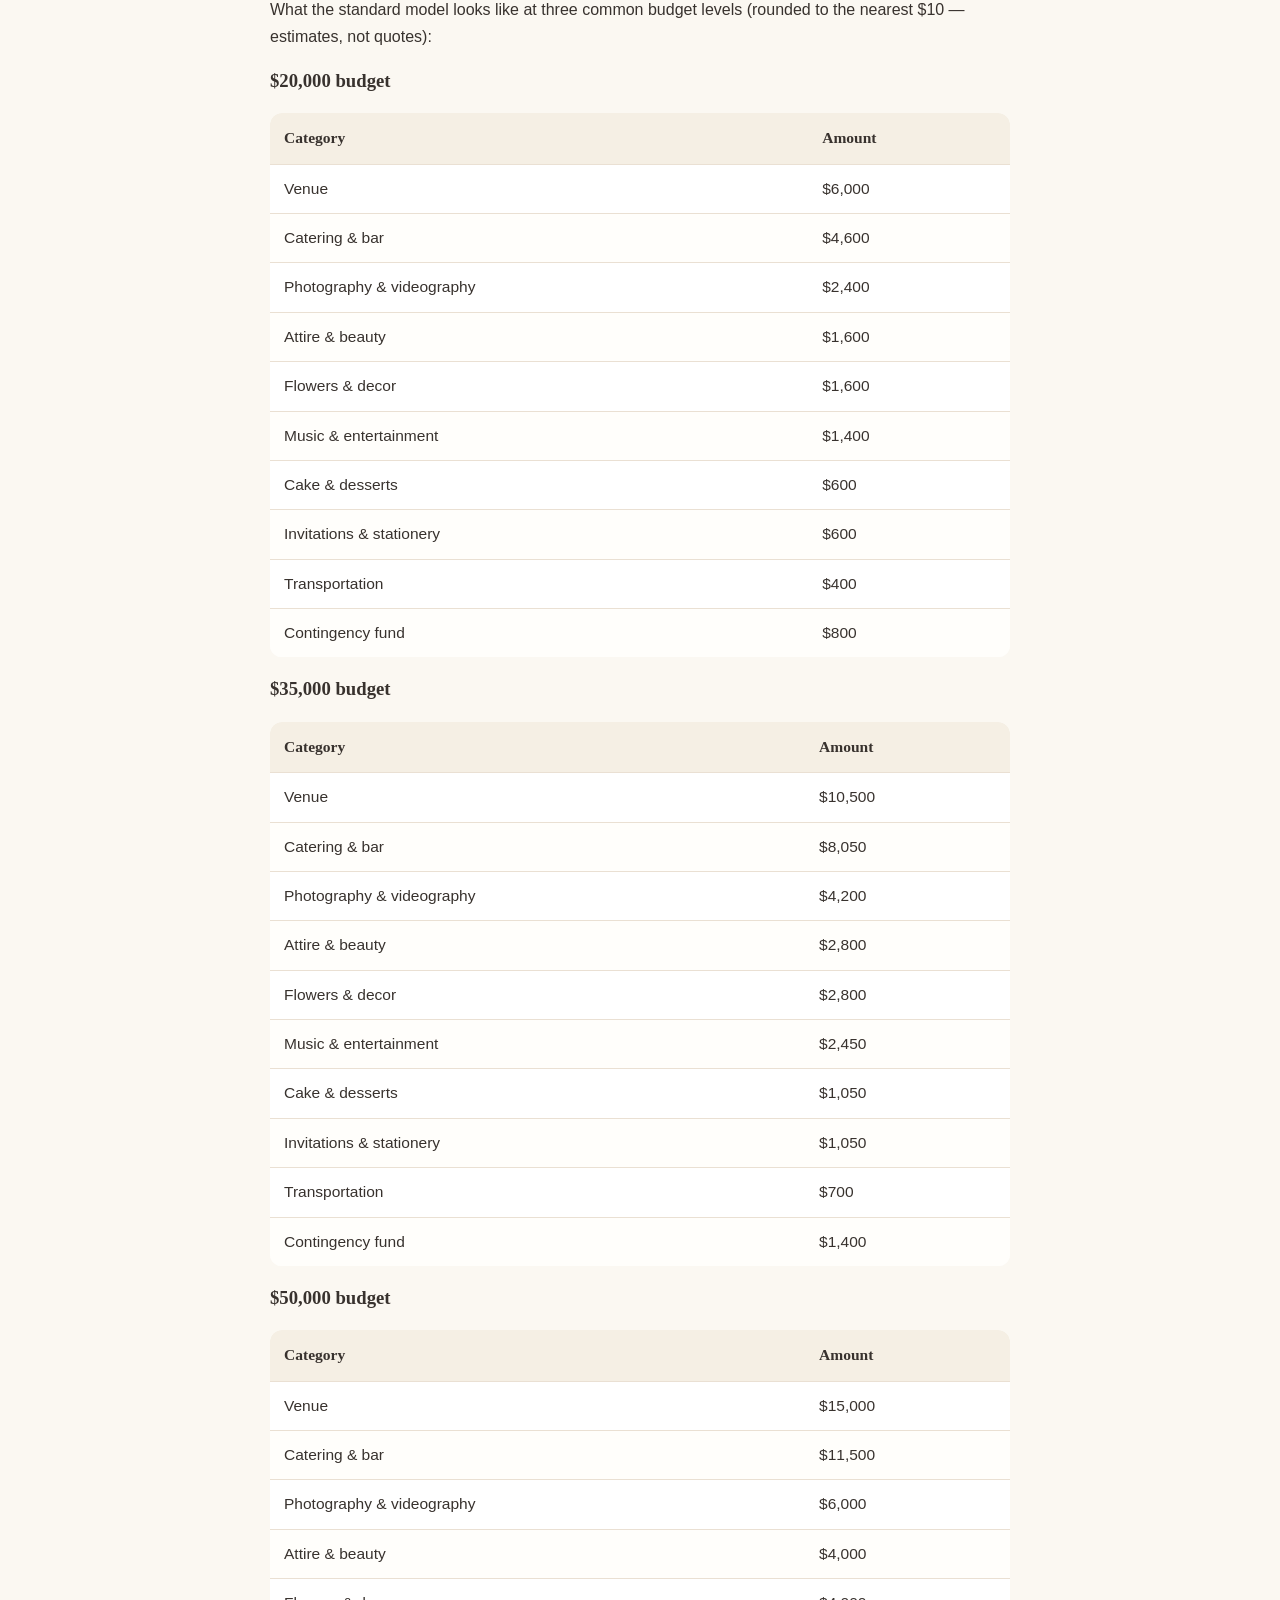
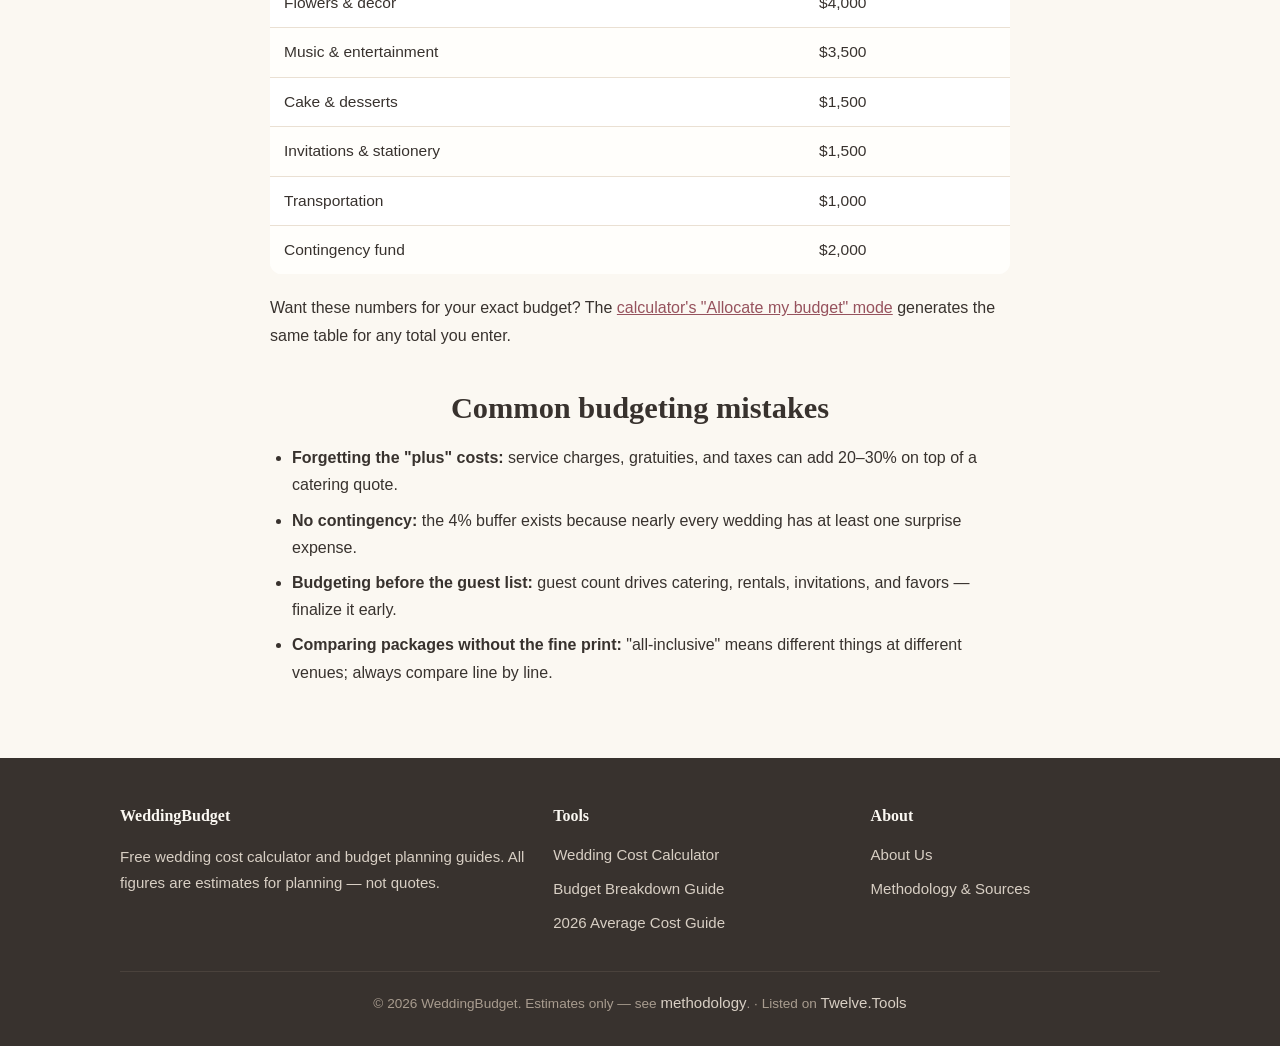
<file: wedding-budget-breakdown/index.html>
<!DOCTYPE html>
<html lang="en">
<head>
<meta charset="UTF-8">
<meta name="viewport" content="width=device-width, initial-scale=1.0">
<title>Wedding Budget Breakdown: How to Split Your Budget by Category | WeddingBudget</title>
<meta name="description" content="The standard wedding budget breakdown by percentage: venue 30%, catering 23%, photography 12% and more. See how to adjust it and worked examples at $20k, $35k and $50k.">
<link rel="stylesheet" href="../assets/css/style.css">
<link rel="icon" type="image/png" href="../assets/img/weddingbudget-logo.png">
<link rel="apple-touch-icon" href="../assets/img/weddingbudget-logo.png">
<meta property="og:image" content="https://muse-workspace-star.github.io/weddingbudget/assets/img/weddingbudget-logo.png">
</head>
<body>

<header class="site-header">
  <div class="wrap">
    <a class="brand" href="../index.html" aria-label="WeddingBudget home">
      <svg viewBox="0 0 72 44" aria-hidden="true">
        <circle cx="28" cy="22" r="15" fill="none" stroke="#B76E79" stroke-width="4.5"/>
        <circle cx="44" cy="22" r="15" fill="none" stroke="#8A9A7B" stroke-width="4.5"/>
        <path d="M28 3 l4 5 -4 5 -4 -5 z" fill="#B76E79"/>
      </svg>
      <span class="brand-name">WeddingBudget</span>
    </a>
    <nav class="nav" aria-label="Main navigation">
      <a href="../index.html">Home</a>
      <a href="../wedding-cost-calculator/index.html">Cost Calculator</a>
      <a href="index.html" class="active">Budget Breakdown</a>
      <a href="../average-wedding-cost/index.html">Average Cost</a>
      <a href="../about/index.html">About</a>
    </nav>
  </div>
</header>

<main>
  <section class="section" style="padding-top:40px">
    <div class="wrap-narrow">
      <h1 style="text-align:center">Wedding Budget Breakdown</h1>
      <p class="lede" style="text-align:center;color:var(--muted);max-width:640px;margin:0 auto 28px">
        The standard percentage model wedding planners use — what share each category should get, how to adjust it to your priorities, and worked examples at three budget levels.
      </p>

      <div class="prose">
        <h2>The standard percentage model</h2>
        <p>These shares come from industry surveys of thousands of real weddings. They add up to 100% and give you a sane starting point — not a rule carved in stone. Use our <a href="../wedding-cost-calculator/index.html">budget allocator</a> to apply them to your own total instantly.</p>

        <table class="cost-table">
          <thead><tr><th>Category</th><th>Share</th><th>What it covers</th></tr></thead>
          <tbody>
            <tr><td>Venue</td><td>30%</td><td>Ceremony &amp; reception space, rentals, setup</td></tr>
            <tr><td>Catering &amp; bar</td><td>23%</td><td>Food, drinks, cake-cutting &amp; service staff</td></tr>
            <tr><td>Photography &amp; videography</td><td>12%</td><td>Full-day coverage, albums, highlight film</td></tr>
            <tr><td>Attire &amp; beauty</td><td>8%</td><td>Dress/suit, alterations, hair &amp; makeup</td></tr>
            <tr><td>Flowers &amp; decor</td><td>8%</td><td>Bouquets, centerpieces, ceremony florals, lighting</td></tr>
            <tr><td>Music &amp; entertainment</td><td>7%</td><td>Band or DJ, ceremony musicians</td></tr>
            <tr><td>Cake &amp; desserts</td><td>3%</td><td>Wedding cake, dessert table</td></tr>
            <tr><td>Invitations &amp; stationery</td><td>3%</td><td>Invites, save-the-dates, programs, signage</td></tr>
            <tr><td>Transportation</td><td>2%</td><td>Couple's car, guest shuttles</td></tr>
            <tr><td>Contingency fund</td><td>4%</td><td>Buffer for surprises — don't skip this</td></tr>
          </tbody>
        </table>

        <h2>How to adjust the model to your priorities</h2>
        <ul>
          <li><strong>Food-first couple?</strong> Move 3–5 points from decor into catering, or choose a venue that allows outside caterers.</li>
          <li><strong>Photos matter most?</strong> Push photography to 15% by trimming flowers and invitations — digital invites save real money.</li>
          <li><strong>Party people?</strong> A live band can push music to 10%+. Fund it from a simpler cake or a smaller floral package.</li>
          <li><strong>Small wedding?</strong> Fixed costs (photographer, attire) take a bigger share; per-guest costs (catering, rentals) shrink. Expect venue + catering to stay near 50% regardless.</li>
          <li><strong>Always keep contingency.</strong> Weather backups, overtime fees, and last-minute additions are the norm, not the exception.</li>
        </ul>

        <div class="tip">
          <strong>Rule of thumb:</strong> decide your top two priorities first, fund those at the high end of their ranges, and let everything else sit at the low end. Couples who try to max out every category are the ones who blow the budget.
        </div>

        <h2>Example allocations</h2>
        <p>What the standard model looks like at three common budget levels (rounded to the nearest $10 — estimates, not quotes):</p>

        <h3>$20,000 budget</h3>
        <table class="cost-table">
          <thead><tr><th>Category</th><th>Amount</th></tr></thead>
          <tbody>
            <tr><td>Venue</td><td>$6,000</td></tr>
            <tr><td>Catering &amp; bar</td><td>$4,600</td></tr>
            <tr><td>Photography &amp; videography</td><td>$2,400</td></tr>
            <tr><td>Attire &amp; beauty</td><td>$1,600</td></tr>
            <tr><td>Flowers &amp; decor</td><td>$1,600</td></tr>
            <tr><td>Music &amp; entertainment</td><td>$1,400</td></tr>
            <tr><td>Cake &amp; desserts</td><td>$600</td></tr>
            <tr><td>Invitations &amp; stationery</td><td>$600</td></tr>
            <tr><td>Transportation</td><td>$400</td></tr>
            <tr><td>Contingency fund</td><td>$800</td></tr>
          </tbody>
        </table>

        <h3>$35,000 budget</h3>
        <table class="cost-table">
          <thead><tr><th>Category</th><th>Amount</th></tr></thead>
          <tbody>
            <tr><td>Venue</td><td>$10,500</td></tr>
            <tr><td>Catering &amp; bar</td><td>$8,050</td></tr>
            <tr><td>Photography &amp; videography</td><td>$4,200</td></tr>
            <tr><td>Attire &amp; beauty</td><td>$2,800</td></tr>
            <tr><td>Flowers &amp; decor</td><td>$2,800</td></tr>
            <tr><td>Music &amp; entertainment</td><td>$2,450</td></tr>
            <tr><td>Cake &amp; desserts</td><td>$1,050</td></tr>
            <tr><td>Invitations &amp; stationery</td><td>$1,050</td></tr>
            <tr><td>Transportation</td><td>$700</td></tr>
            <tr><td>Contingency fund</td><td>$1,400</td></tr>
          </tbody>
        </table>

        <h3>$50,000 budget</h3>
        <table class="cost-table">
          <thead><tr><th>Category</th><th>Amount</th></tr></thead>
          <tbody>
            <tr><td>Venue</td><td>$15,000</td></tr>
            <tr><td>Catering &amp; bar</td><td>$11,500</td></tr>
            <tr><td>Photography &amp; videography</td><td>$6,000</td></tr>
            <tr><td>Attire &amp; beauty</td><td>$4,000</td></tr>
            <tr><td>Flowers &amp; decor</td><td>$4,000</td></tr>
            <tr><td>Music &amp; entertainment</td><td>$3,500</td></tr>
            <tr><td>Cake &amp; desserts</td><td>$1,500</td></tr>
            <tr><td>Invitations &amp; stationery</td><td>$1,500</td></tr>
            <tr><td>Transportation</td><td>$1,000</td></tr>
            <tr><td>Contingency fund</td><td>$2,000</td></tr>
          </tbody>
        </table>

        <p>Want these numbers for your exact budget? The <a href="../wedding-cost-calculator/index.html">calculator's "Allocate my budget" mode</a> generates the same table for any total you enter.</p>

        <h2>Common budgeting mistakes</h2>
        <ul>
          <li><strong>Forgetting the "plus" costs:</strong> service charges, gratuities, and taxes can add 20–30% on top of a catering quote.</li>
          <li><strong>No contingency:</strong> the 4% buffer exists because nearly every wedding has at least one surprise expense.</li>
          <li><strong>Budgeting before the guest list:</strong> guest count drives catering, rentals, invitations, and favors — finalize it early.</li>
          <li><strong>Comparing packages without the fine print:</strong> "all-inclusive" means different things at different venues; always compare line by line.</li>
        </ul>
      </div>
    </div>
  </section>
</main>

<footer class="site-footer">
  <div class="wrap">
    <div>
      <h4>WeddingBudget</h4>
      <p style="font-size:0.94rem">Free wedding cost calculator and budget planning guides. All figures are estimates for planning — not quotes.</p>
    </div>
    <div>
      <h4>Tools</h4>
      <ul>
        <li><a href="../wedding-cost-calculator/index.html">Wedding Cost Calculator</a></li>
        <li><a href="index.html">Budget Breakdown Guide</a></li>
        <li><a href="../average-wedding-cost/index.html">2026 Average Cost Guide</a></li>
      </ul>
    </div>
    <div>
      <h4>About</h4>
      <ul>
        <li><a href="../about/index.html">About Us</a></li>
        <li><a href="../methodology/index.html">Methodology &amp; Sources</a></li>
      </ul>
    </div>
    <div class="bottom">© 2026 WeddingBudget. Estimates only — see <a href="../methodology/index.html">methodology</a>. <span>· Listed on <a href="https://twelve.tools" target="_blank" rel="noopener">Twelve.Tools</a></span></div>
  </div>
</footer>

<!-- Cloudflare Web Analytics --><script type='module' src='https://static.cloudflareinsights.com/beacon.min.js' data-cf-beacon='{"token": "0cc9b3c438344fda849d145891dc3f68"}'></script><!-- End Cloudflare Web Analytics -->
</body>
</html>
</file>
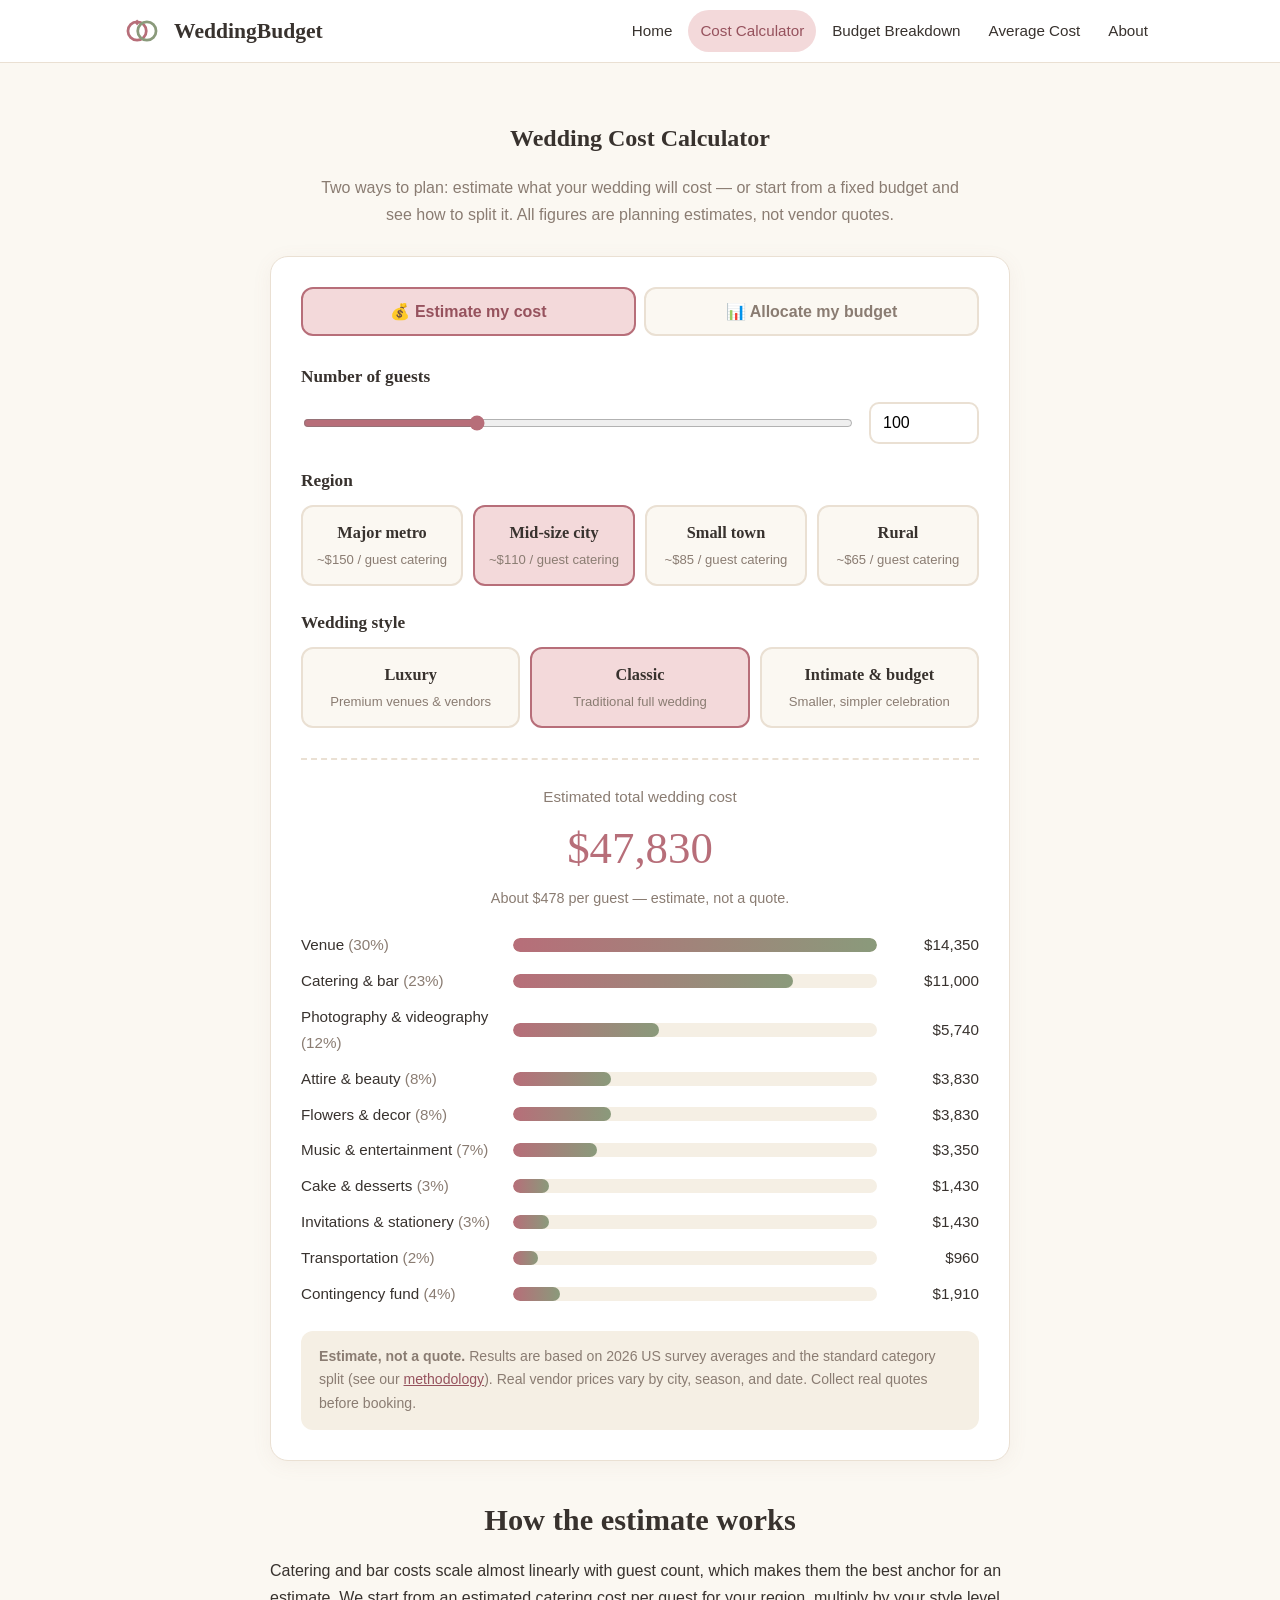
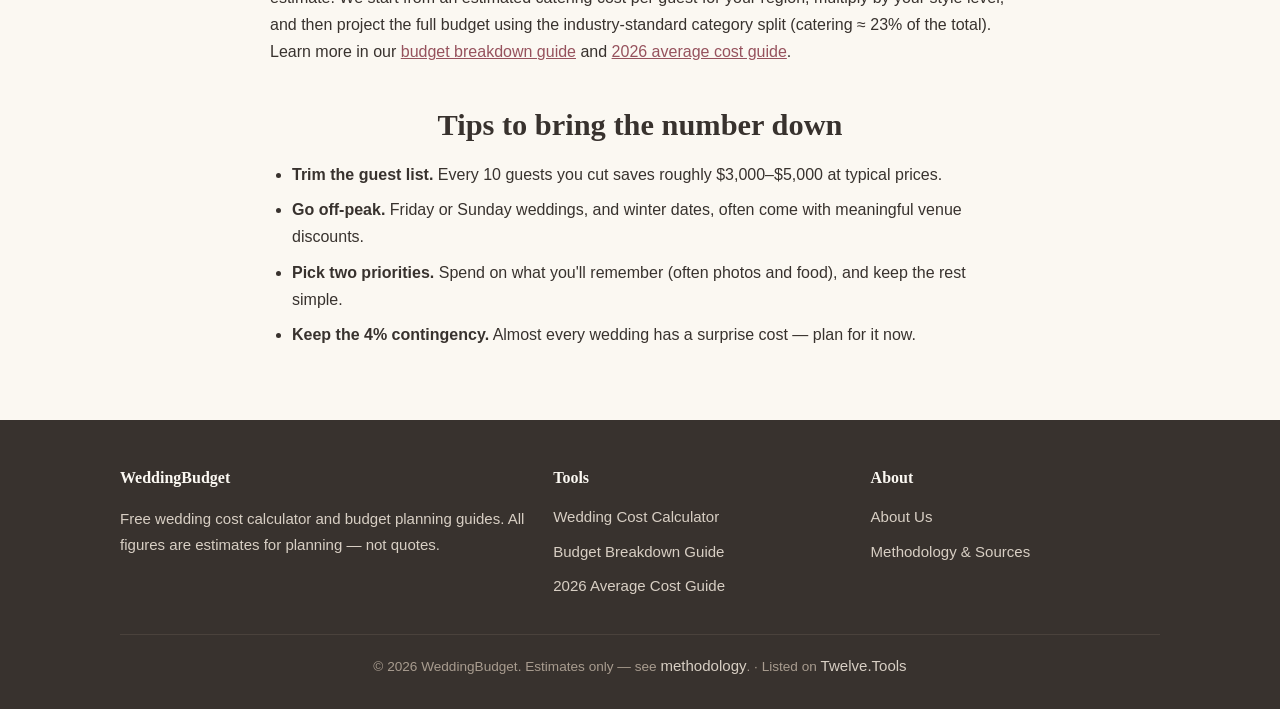
<file: wedding-cost-calculator/index.html>
<!DOCTYPE html>
<html lang="en">
<head>
<meta charset="UTF-8">
<meta name="viewport" content="width=device-width, initial-scale=1.0">
<title>Wedding Cost Calculator — Estimate &amp; Allocate Your Wedding Budget | WeddingBudget</title>
<meta name="description" content="Free wedding cost calculator: estimate your total wedding cost by guest count, region and style, or enter your budget and get an instant category-by-category allocation.">
<link rel="stylesheet" href="../assets/css/style.css">
<link rel="icon" type="image/png" href="../assets/img/weddingbudget-logo.png">
<link rel="apple-touch-icon" href="../assets/img/weddingbudget-logo.png">
<meta property="og:image" content="https://muse-workspace-star.github.io/weddingbudget/assets/img/weddingbudget-logo.png">
</head>
<body>

<header class="site-header">
  <div class="wrap">
    <a class="brand" href="../index.html" aria-label="WeddingBudget home">
      <svg viewBox="0 0 72 44" aria-hidden="true">
        <circle cx="28" cy="22" r="15" fill="none" stroke="#B76E79" stroke-width="4.5"/>
        <circle cx="44" cy="22" r="15" fill="none" stroke="#8A9A7B" stroke-width="4.5"/>
        <path d="M28 3 l4 5 -4 5 -4 -5 z" fill="#B76E79"/>
      </svg>
      <span class="brand-name">WeddingBudget</span>
    </a>
    <nav class="nav" aria-label="Main navigation">
      <a href="../index.html">Home</a>
      <a href="index.html" class="active">Cost Calculator</a>
      <a href="../wedding-budget-breakdown/index.html">Budget Breakdown</a>
      <a href="../average-wedding-cost/index.html">Average Cost</a>
      <a href="../about/index.html">About</a>
    </nav>
  </div>
</header>

<main>
  <section class="section" style="padding-top:40px">
    <div class="wrap-narrow">
      <h1 style="text-align:center">Wedding Cost Calculator</h1>
      <p class="lede" style="text-align:center;color:var(--muted);max-width:640px;margin:0 auto 28px">
        Two ways to plan: estimate what your wedding will cost — or start from a fixed budget and see how to split it. All figures are planning estimates, not vendor quotes.
      </p>

      <div class="calc-shell">
        <div class="tabs" role="tablist">
          <button class="tab-btn active" data-tab="panel-estimate" role="tab">💰 Estimate my cost</button>
          <button class="tab-btn" data-tab="panel-allocate" role="tab">📊 Allocate my budget</button>
        </div>

        <!-- MODE A -->
        <div class="tab-panel active" id="panel-estimate" role="tabpanel">
          <div class="field">
            <label for="guests-slider">Number of guests</label>
            <div class="slider-row">
              <input type="range" id="guests-slider" min="10" max="300" step="5" value="100" aria-label="Guest count slider">
              <input type="number" id="guests-num" min="1" max="1000" value="100" aria-label="Guest count">
            </div>
          </div>

          <div class="field">
            <span class="label">Region</span>
            <div class="option-grid">
              <div class="option-card">
                <input type="radio" name="region" id="r-metro" value="metro">
                <label for="r-metro"><strong>Major metro</strong><span class="hint">~$150 / guest catering</span></label>
              </div>
              <div class="option-card">
                <input type="radio" name="region" id="r-mid" value="mid" checked>
                <label for="r-mid"><strong>Mid-size city</strong><span class="hint">~$110 / guest catering</span></label>
              </div>
              <div class="option-card">
                <input type="radio" name="region" id="r-town" value="town">
                <label for="r-town"><strong>Small town</strong><span class="hint">~$85 / guest catering</span></label>
              </div>
              <div class="option-card">
                <input type="radio" name="region" id="r-rural" value="rural">
                <label for="r-rural"><strong>Rural</strong><span class="hint">~$65 / guest catering</span></label>
              </div>
            </div>
          </div>

          <div class="field">
            <span class="label">Wedding style</span>
            <div class="option-grid three">
              <div class="option-card">
                <input type="radio" name="style" id="s-luxury" value="luxury">
                <label for="s-luxury"><strong>Luxury</strong><span class="hint">Premium venues &amp; vendors</span></label>
              </div>
              <div class="option-card">
                <input type="radio" name="style" id="s-classic" value="classic" checked>
                <label for="s-classic"><strong>Classic</strong><span class="hint">Traditional full wedding</span></label>
              </div>
              <div class="option-card">
                <input type="radio" name="style" id="s-budget" value="budget">
                <label for="s-budget"><strong>Intimate &amp; budget</strong><span class="hint">Smaller, simpler celebration</span></label>
              </div>
            </div>
          </div>

          <div class="results">
            <div class="total-line">
              <div class="label">Estimated total wedding cost</div>
              <div class="total" id="a-total">$47,830</div>
              <div class="sub" id="a-perguest"></div>
            </div>
            <div id="a-breakdown"></div>
          </div>
        </div>

        <!-- MODE B -->
        <div class="tab-panel" id="panel-allocate" role="tabpanel">
          <div class="field">
            <label for="b-budget">Your total budget</label>
            <div class="slider-row">
              <input type="number" id="b-budget" min="1000" max="500000" step="1000" value="35000" aria-label="Total budget" style="width:160px">
              <span>
                <button class="btn ghost" data-budget="20000" style="padding:8px 16px;font-size:0.9rem">$20k</button>
                <button class="btn ghost" data-budget="35000" style="padding:8px 16px;font-size:0.9rem">$35k</button>
                <button class="btn ghost" data-budget="50000" style="padding:8px 16px;font-size:0.9rem">$50k</button>
              </span>
            </div>
          </div>
          <div class="results" style="border-top:none;padding-top:0;margin-top:10px">
            <div class="total-line">
              <div class="label">Budget allocation</div>
              <div class="total" id="b-total">$35,000</div>
              <div class="sub">Standard percentage model — adjust to your priorities</div>
            </div>
            <div id="b-breakdown"></div>
          </div>
        </div>

        <div class="disclaimer">
          <strong>Estimate, not a quote.</strong> Results are based on 2026 US survey averages and the standard category split (see our <a href="../methodology/index.html">methodology</a>). Real vendor prices vary by city, season, and date. Collect real quotes before booking.
        </div>
      </div>

      <div class="prose" style="margin-top:36px">
        <h2>How the estimate works</h2>
        <p>Catering and bar costs scale almost linearly with guest count, which makes them the best anchor for an estimate. We start from an estimated catering cost per guest for your region, multiply by your style level, and then project the full budget using the industry-standard category split (catering ≈ 23% of the total). Learn more in our <a href="../wedding-budget-breakdown/index.html">budget breakdown guide</a> and <a href="../average-wedding-cost/index.html">2026 average cost guide</a>.</p>
        <h2>Tips to bring the number down</h2>
        <ul>
          <li><strong>Trim the guest list.</strong> Every 10 guests you cut saves roughly $3,000–$5,000 at typical prices.</li>
          <li><strong>Go off-peak.</strong> Friday or Sunday weddings, and winter dates, often come with meaningful venue discounts.</li>
          <li><strong>Pick two priorities.</strong> Spend on what you'll remember (often photos and food), and keep the rest simple.</li>
          <li><strong>Keep the 4% contingency.</strong> Almost every wedding has a surprise cost — plan for it now.</li>
        </ul>
      </div>
    </div>
  </section>
</main>

<footer class="site-footer">
  <div class="wrap">
    <div>
      <h4>WeddingBudget</h4>
      <p style="font-size:0.94rem">Free wedding cost calculator and budget planning guides. All figures are estimates for planning — not quotes.</p>
    </div>
    <div>
      <h4>Tools</h4>
      <ul>
        <li><a href="index.html">Wedding Cost Calculator</a></li>
        <li><a href="../wedding-budget-breakdown/index.html">Budget Breakdown Guide</a></li>
        <li><a href="../average-wedding-cost/index.html">2026 Average Cost Guide</a></li>
      </ul>
    </div>
    <div>
      <h4>About</h4>
      <ul>
        <li><a href="../about/index.html">About Us</a></li>
        <li><a href="../methodology/index.html">Methodology &amp; Sources</a></li>
      </ul>
    </div>
    <div class="bottom">© 2026 WeddingBudget. Estimates only — see <a href="../methodology/index.html">methodology</a>. <span>· Listed on <a href="https://twelve.tools" target="_blank" rel="noopener">Twelve.Tools</a></span></div>
  </div>
</footer>

<script src="../assets/js/calculators.js"></script>
<!-- Cloudflare Web Analytics --><script type='module' src='https://static.cloudflareinsights.com/beacon.min.js' data-cf-beacon='{"token": "0cc9b3c438344fda849d145891dc3f68"}'></script><!-- End Cloudflare Web Analytics -->
</body>
</html>
</file>
<file: assets/css/style.css>
/* WeddingBudget — elegant wedding aesthetic: ivory, blush, sage */
:root {
  --ivory: #FBF8F2;
  --ivory-deep: #F5EFE4;
  --blush: #F3D9DA;
  --blush-deep: #B76E79;
  --blush-dark: #96525D;
  --sage: #8A9A7B;
  --sage-deep: #5F7052;
  --ink: #38322E;
  --muted: #8A7C72;
  --line: #EAE0D3;
  --card: #FFFFFF;
  --serif: Georgia, 'Playfair Display', 'Times New Roman', serif;
  --sans: -apple-system, BlinkMacSystemFont, 'Segoe UI', Helvetica, Arial, sans-serif;
}

* { box-sizing: border-box; }
body {
  margin: 0;
  font-family: var(--sans);
  color: var(--ink);
  background: var(--ivory);
  line-height: 1.7;
}
h1, h2, h3 { font-family: var(--serif); font-weight: 600; line-height: 1.3; color: var(--ink); }
a { color: var(--blush-dark); }
a:hover { color: var(--sage-deep); }
img { max-width: 100%; }

.wrap { max-width: 1080px; margin: 0 auto; padding: 0 20px; }
.wrap-narrow { max-width: 780px; margin: 0 auto; padding: 0 20px; }

/* Header / nav */
.site-header {
  background: var(--card);
  border-bottom: 1px solid var(--line);
  position: sticky; top: 0; z-index: 50;
}
.site-header .wrap { display: flex; align-items: center; justify-content: space-between; padding-top: 10px; padding-bottom: 10px; }
.brand { display: flex; align-items: center; gap: 10px; text-decoration: none; }
.brand svg { width: 44px; height: 28px; }
.brand-name { font-family: var(--serif); font-size: 1.35rem; color: var(--ink); font-weight: 700; }
.nav { display: flex; gap: 4px; flex-wrap: wrap; }
.nav a {
  text-decoration: none; color: var(--ink); font-size: 0.95rem;
  padding: 8px 12px; border-radius: 999px;
}
.nav a:hover, .nav a.active { background: var(--blush); color: var(--blush-dark); }

/* Hero */
.hero {
  background: linear-gradient(160deg, var(--ivory) 0%, var(--blush) 55%, #E4D5CE 100%);
  padding: 72px 0 64px;
  text-align: center;
}
.hero h1 { font-size: 2.6rem; margin: 0 0 12px; }
.hero .tagline { font-size: 1.2rem; color: var(--muted); max-width: 640px; margin: 0 auto 28px; }
.btn {
  display: inline-block; text-decoration: none; cursor: pointer; border: none;
  background: var(--blush-deep); color: #fff;
  padding: 14px 32px; border-radius: 999px; font-size: 1.05rem; font-weight: 600;
  transition: transform .15s ease, background .15s ease;
}
.btn:hover { background: var(--blush-dark); color: #fff; transform: translateY(-1px); }
.btn.secondary { background: var(--sage); }
.btn.secondary:hover { background: var(--sage-deep); }
.btn.ghost { background: transparent; color: var(--blush-dark); border: 2px solid var(--blush-deep); }

/* Stat band */
.stat-band { background: var(--ink); color: var(--ivory); padding: 34px 0; text-align: center; }
.stat-band .big { font-family: var(--serif); font-size: 2.4rem; color: var(--blush); }
.stat-band p { margin: 6px 0 0; color: #D8CFC4; font-size: 0.95rem; }

/* Sections */
.section { padding: 56px 0; }
.section.alt { background: var(--card); border-top: 1px solid var(--line); border-bottom: 1px solid var(--line); }
.section h2 { text-align: center; font-size: 1.9rem; margin: 0 0 8px; }
.section .lede { text-align: center; color: var(--muted); max-width: 680px; margin: 0 auto 32px; }

/* Cards */
.cards { display: grid; grid-template-columns: repeat(3, 1fr); gap: 22px; }
.card {
  background: var(--card); border: 1px solid var(--line); border-radius: 16px;
  padding: 28px 24px; text-decoration: none; color: inherit;
  box-shadow: 0 2px 10px rgba(150, 110, 100, 0.06);
  transition: transform .15s ease, box-shadow .15s ease;
}
a.card:hover { transform: translateY(-3px); box-shadow: 0 8px 24px rgba(150, 110, 100, 0.12); }
.card h3 { margin: 0 0 8px; font-size: 1.25rem; }
.card p { margin: 0; color: var(--muted); font-size: 0.97rem; }
.card .card-icon { font-size: 1.8rem; margin-bottom: 10px; }

/* Preview allocation bars */
.alloc-row { display: grid; grid-template-columns: 200px 1fr 90px; gap: 12px; align-items: center; margin: 10px 0; font-size: 0.95rem; }
.alloc-row .bar-track { background: var(--ivory-deep); border-radius: 999px; height: 14px; overflow: hidden; }
.alloc-row .bar-fill { height: 100%; background: linear-gradient(90deg, var(--blush-deep), var(--sage)); border-radius: 999px; }
.alloc-row .amt { text-align: right; font-variant-numeric: tabular-nums; }

/* FAQ */
.faq { max-width: 780px; margin: 0 auto; }
.faq details { background: var(--card); border: 1px solid var(--line); border-radius: 12px; margin: 10px 0; padding: 4px 18px; }
.faq summary { cursor: pointer; font-family: var(--serif); font-size: 1.08rem; padding: 12px 0; font-weight: 600; }
.faq summary::marker { color: var(--blush-deep); }
.faq p { color: var(--muted); }

/* Tables */
table.cost-table { width: 100%; border-collapse: collapse; margin: 20px 0; background: var(--card); border-radius: 12px; overflow: hidden; font-size: 0.97rem; }
.cost-table th { background: var(--ivory-deep); text-align: left; padding: 12px 14px; font-family: var(--serif); }
.cost-table td { padding: 11px 14px; border-top: 1px solid var(--line); }
.cost-table tr:nth-child(even) td { background: #FFFEFB; }

/* Calculator */
.calc-shell { background: var(--card); border: 1px solid var(--line); border-radius: 18px; padding: 30px; box-shadow: 0 4px 20px rgba(150,110,100,0.07); }
.tabs { display: flex; gap: 8px; margin-bottom: 26px; }
.tab-btn {
  flex: 1; padding: 13px; border-radius: 12px; border: 2px solid var(--line);
  background: var(--ivory); font-size: 1rem; font-weight: 600; cursor: pointer; color: var(--muted);
}
.tab-btn.active { border-color: var(--blush-deep); background: var(--blush); color: var(--blush-dark); }
.tab-panel { display: none; }
.tab-panel.active { display: block; }

.field { margin: 22px 0; }
.field > label, .field .label { font-weight: 600; display: block; margin-bottom: 10px; font-family: var(--serif); font-size: 1.08rem; }
.slider-row { display: flex; align-items: center; gap: 14px; }
input[type="range"] { flex: 1; accent-color: var(--blush-deep); }
input[type="number"] {
  width: 110px; padding: 10px 12px; border: 2px solid var(--line); border-radius: 10px;
  font-size: 1rem; font-family: var(--sans);
}
input[type="number"]:focus { outline: none; border-color: var(--blush-deep); }

.option-grid { display: grid; grid-template-columns: repeat(4, 1fr); gap: 10px; }
.option-grid.three { grid-template-columns: repeat(3, 1fr); }
.option-card { position: relative; }
.option-card input { position: absolute; opacity: 0; pointer-events: none; }
.option-card label {
  display: block; border: 2px solid var(--line); border-radius: 12px; padding: 12px 8px;
  text-align: center; cursor: pointer; font-size: 0.92rem; background: var(--ivory);
  transition: border-color .15s ease, background .15s ease;
}
.option-card label strong { display: block; font-family: var(--serif); font-size: 1.02rem; }
.option-card input:checked + label { border-color: var(--blush-deep); background: var(--blush); }
.option-card .hint { color: var(--muted); font-size: 0.82rem; }

.results { margin-top: 30px; border-top: 2px dashed var(--line); padding-top: 24px; }
.total-line { text-align: center; margin-bottom: 22px; }
.total-line .label { color: var(--muted); font-size: 0.95rem; }
.total-line .total { font-family: var(--serif); font-size: 2.8rem; color: var(--blush-deep); }
.total-line .sub { color: var(--muted); font-size: 0.9rem; }
.disclaimer { background: var(--ivory-deep); border-radius: 12px; padding: 14px 18px; font-size: 0.88rem; color: var(--muted); margin-top: 24px; }

/* Footer */
.site-footer { background: var(--ink); color: #D8CFC4; padding: 44px 0 30px; margin-top: 0; }
.site-footer .wrap { display: grid; grid-template-columns: 1.4fr 1fr 1fr; gap: 28px; }
.site-footer h4 { font-family: var(--serif); color: var(--ivory); margin: 0 0 12px; }
.site-footer a { color: #D8CFC4; text-decoration: none; font-size: 0.94rem; }
.site-footer a:hover { color: var(--blush); }
.site-footer ul { list-style: none; margin: 0; padding: 0; }
.site-footer li { margin: 7px 0; }
.site-footer .bottom { grid-column: 1 / -1; border-top: 1px solid #4A423C; padding-top: 18px; font-size: 0.85rem; color: #A89C8F; text-align: center; }

/* Prose */
.prose h2 { margin-top: 40px; }
.prose ul { padding-left: 22px; }
.prose li { margin: 8px 0; }
.tip { background: #F0F4EC; border-left: 4px solid var(--sage); padding: 14px 18px; border-radius: 0 12px 12px 0; margin: 22px 0; }

/* Responsive */
@media (max-width: 820px) {
  .cards { grid-template-columns: 1fr; }
  .hero h1 { font-size: 2rem; }
  .option-grid, .option-grid.three { grid-template-columns: repeat(2, 1fr); }
  .alloc-row { grid-template-columns: 130px 1fr 76px; font-size: 0.85rem; }
  .site-footer .wrap { grid-template-columns: 1fr; }
  .calc-shell { padding: 20px 16px; }
  .total-line .total { font-size: 2.2rem; }
}
</file>
